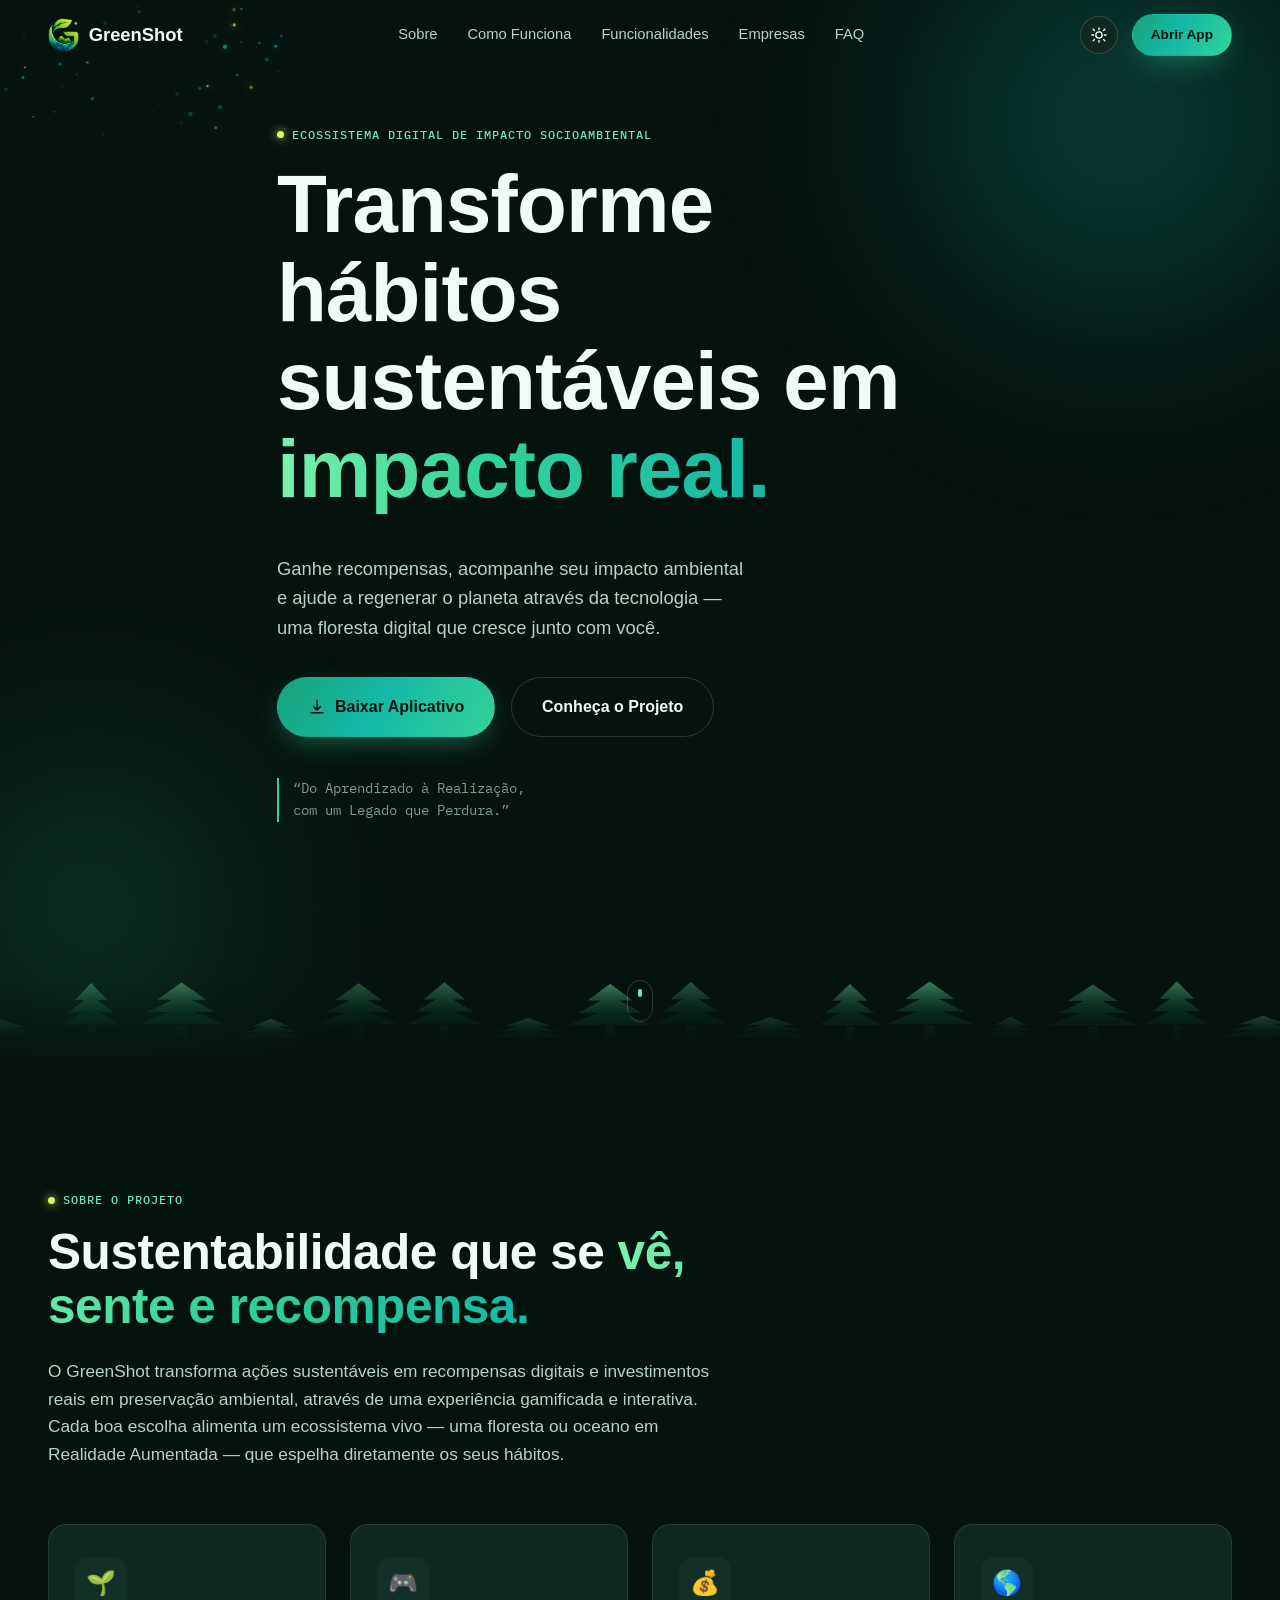
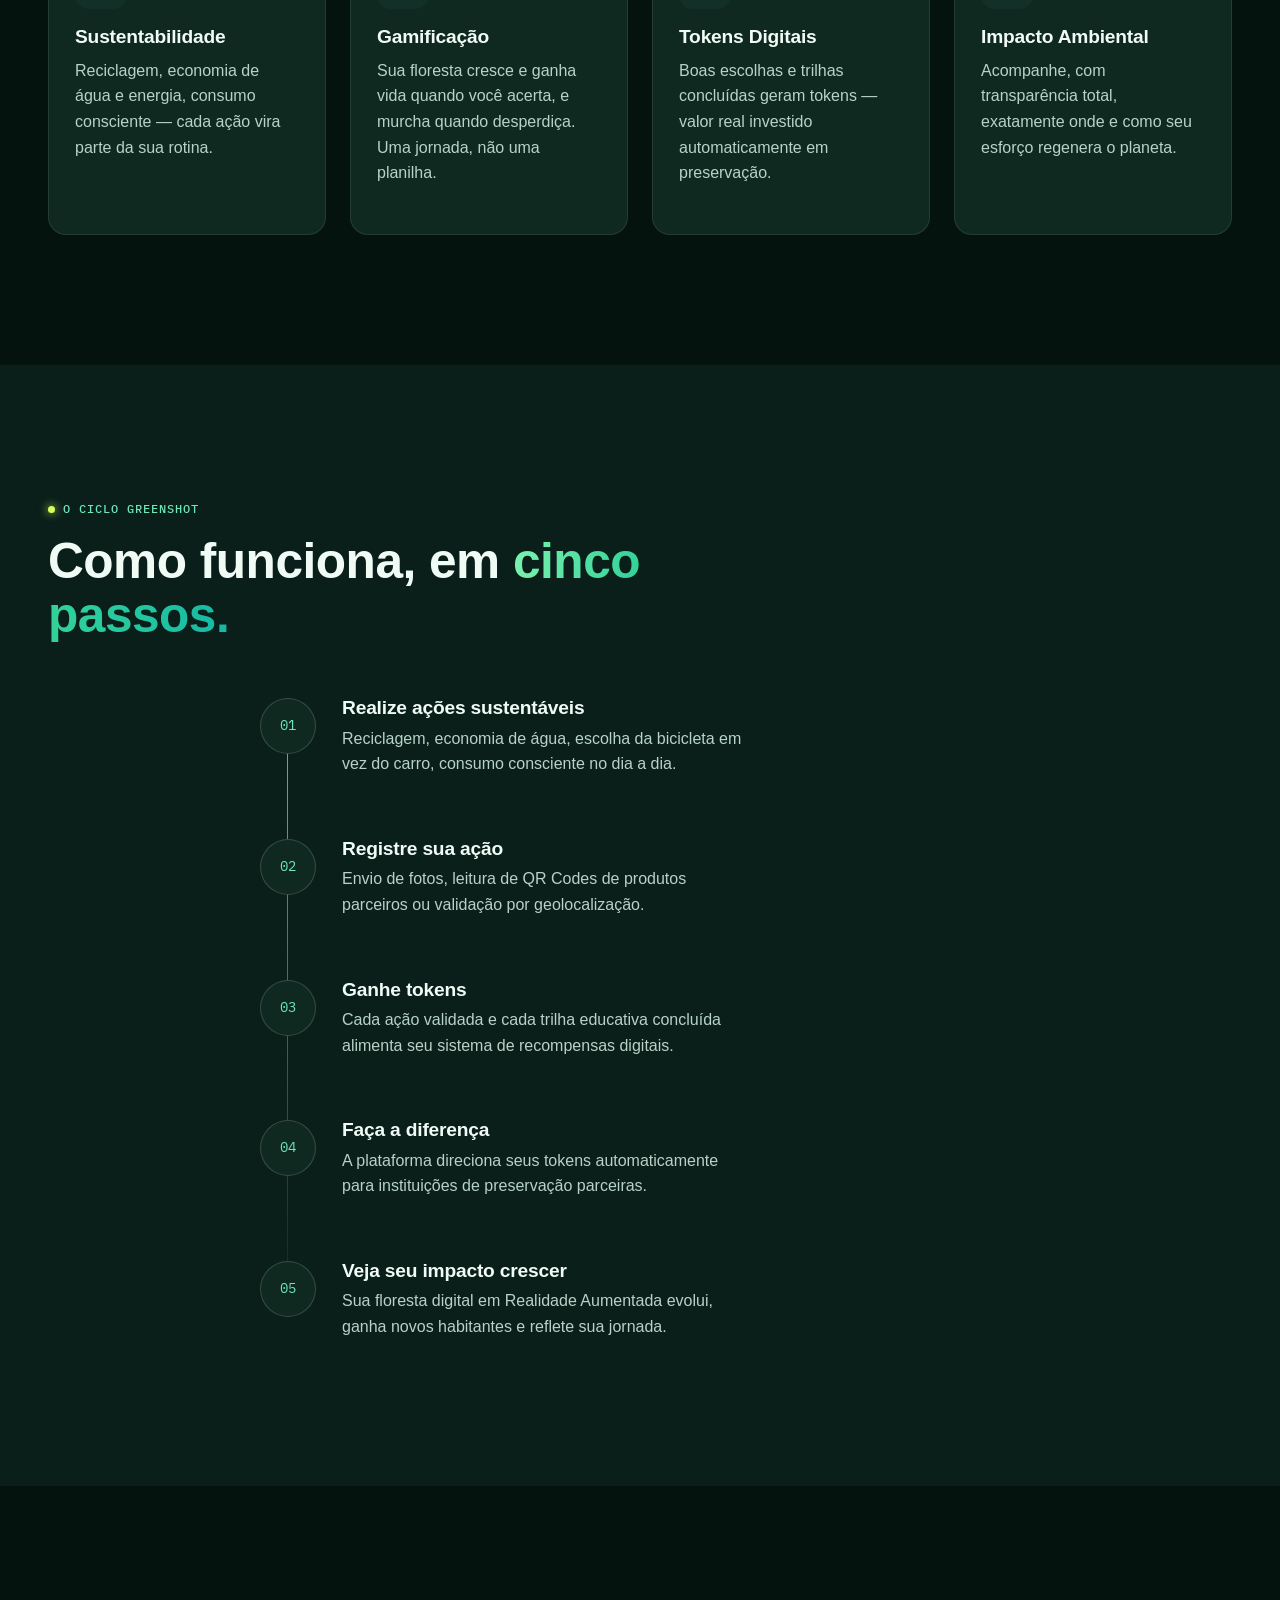
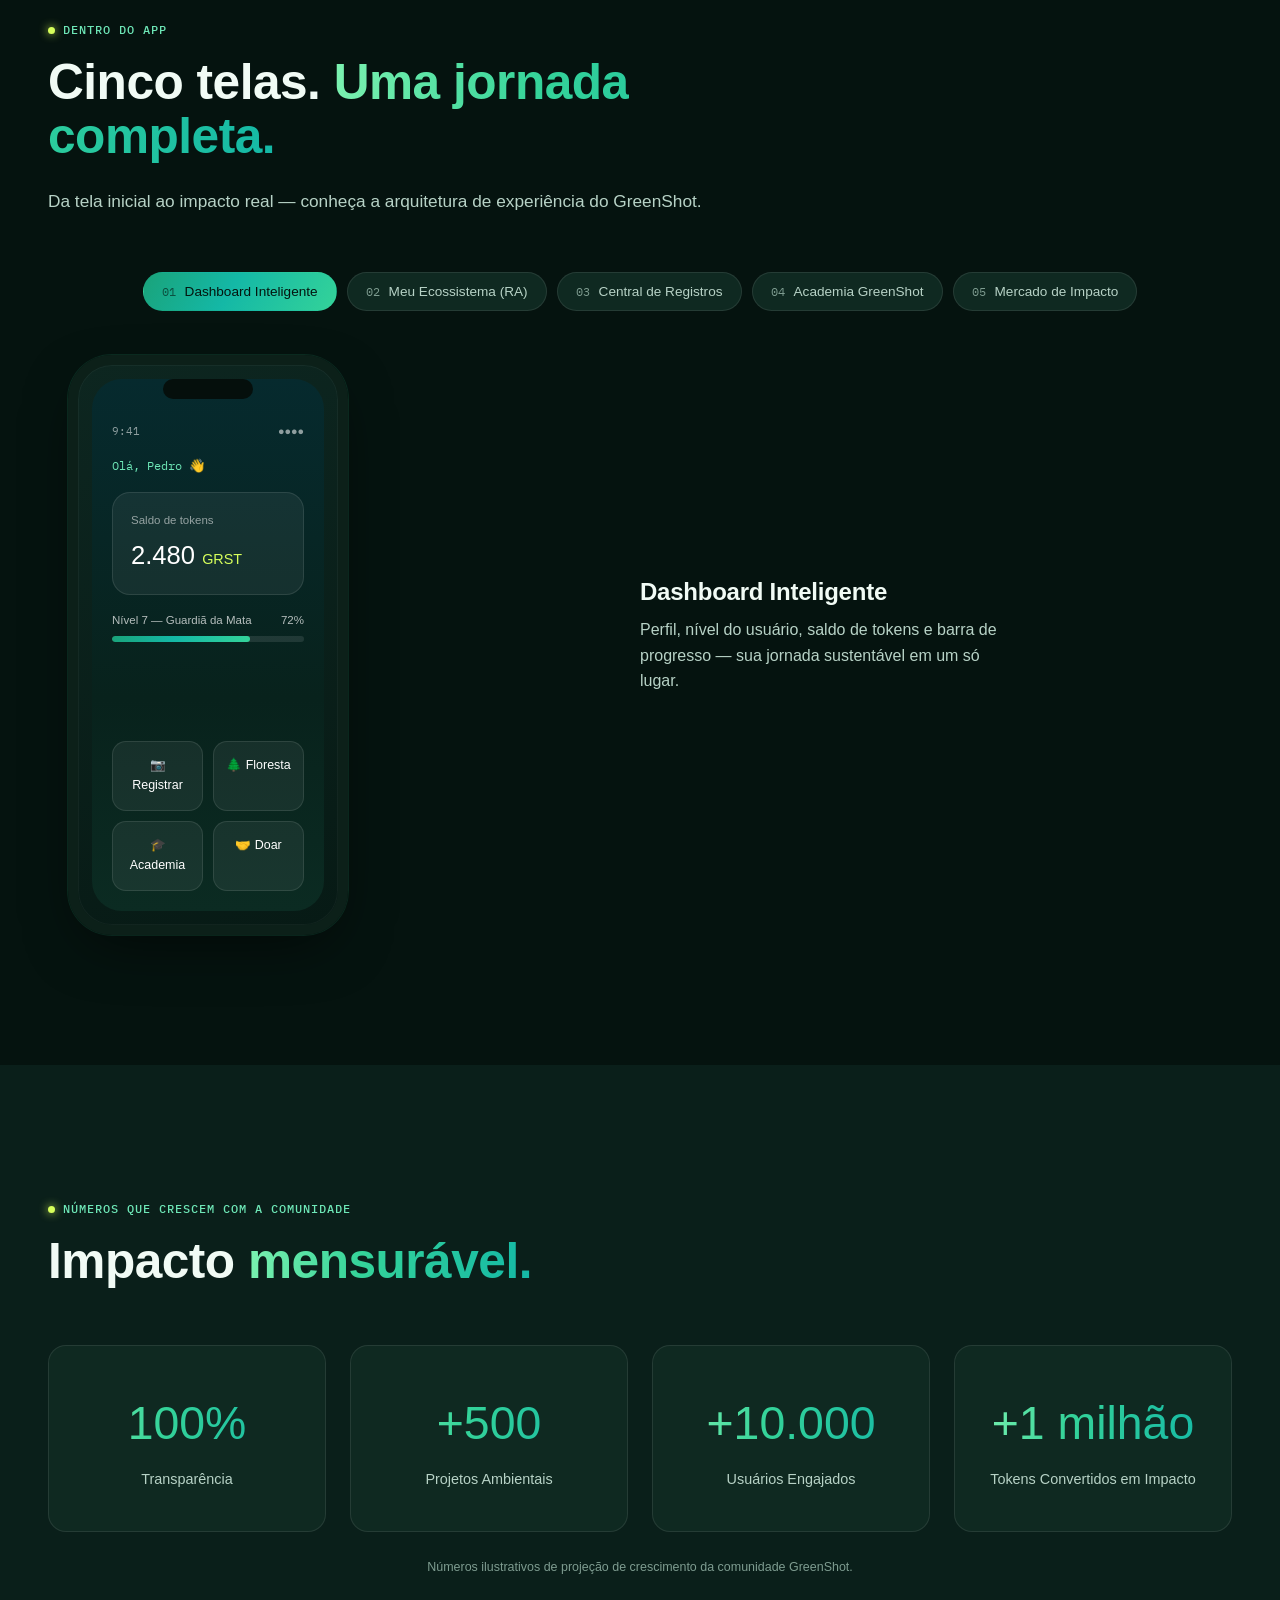
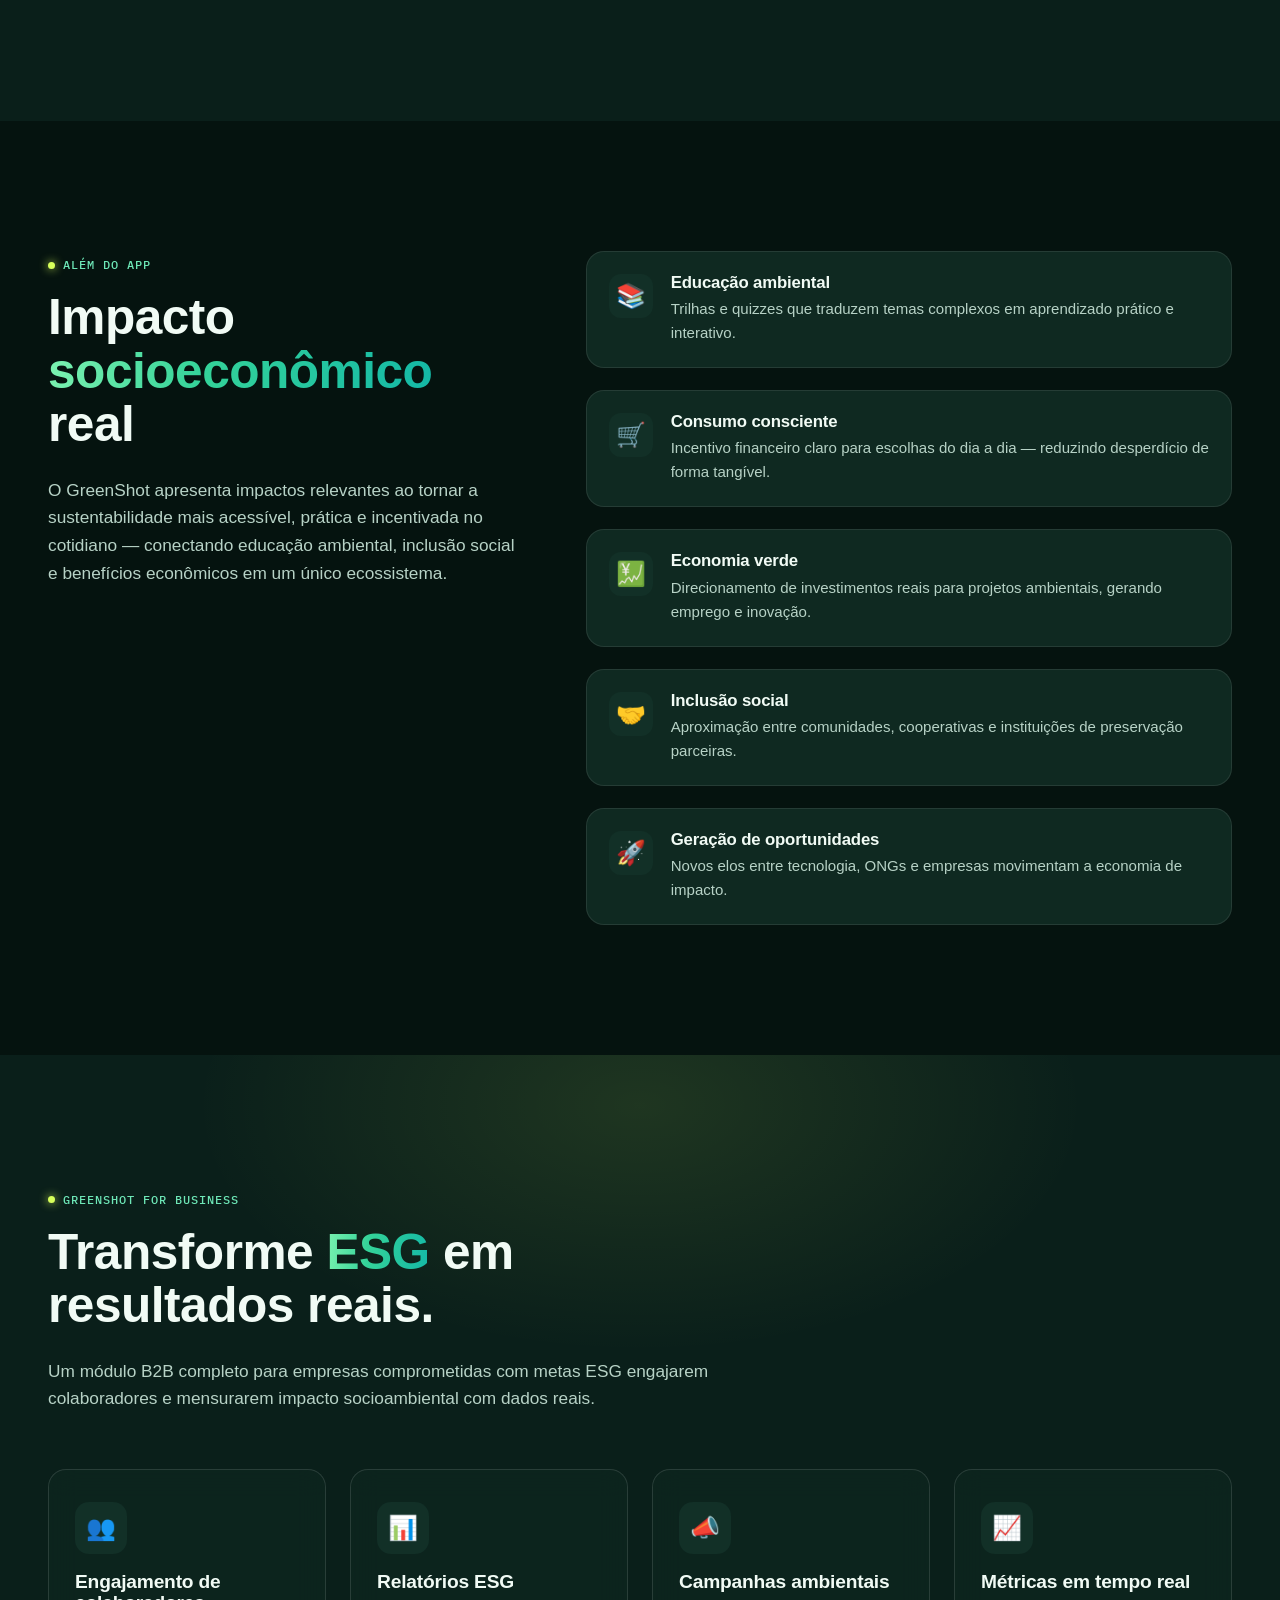
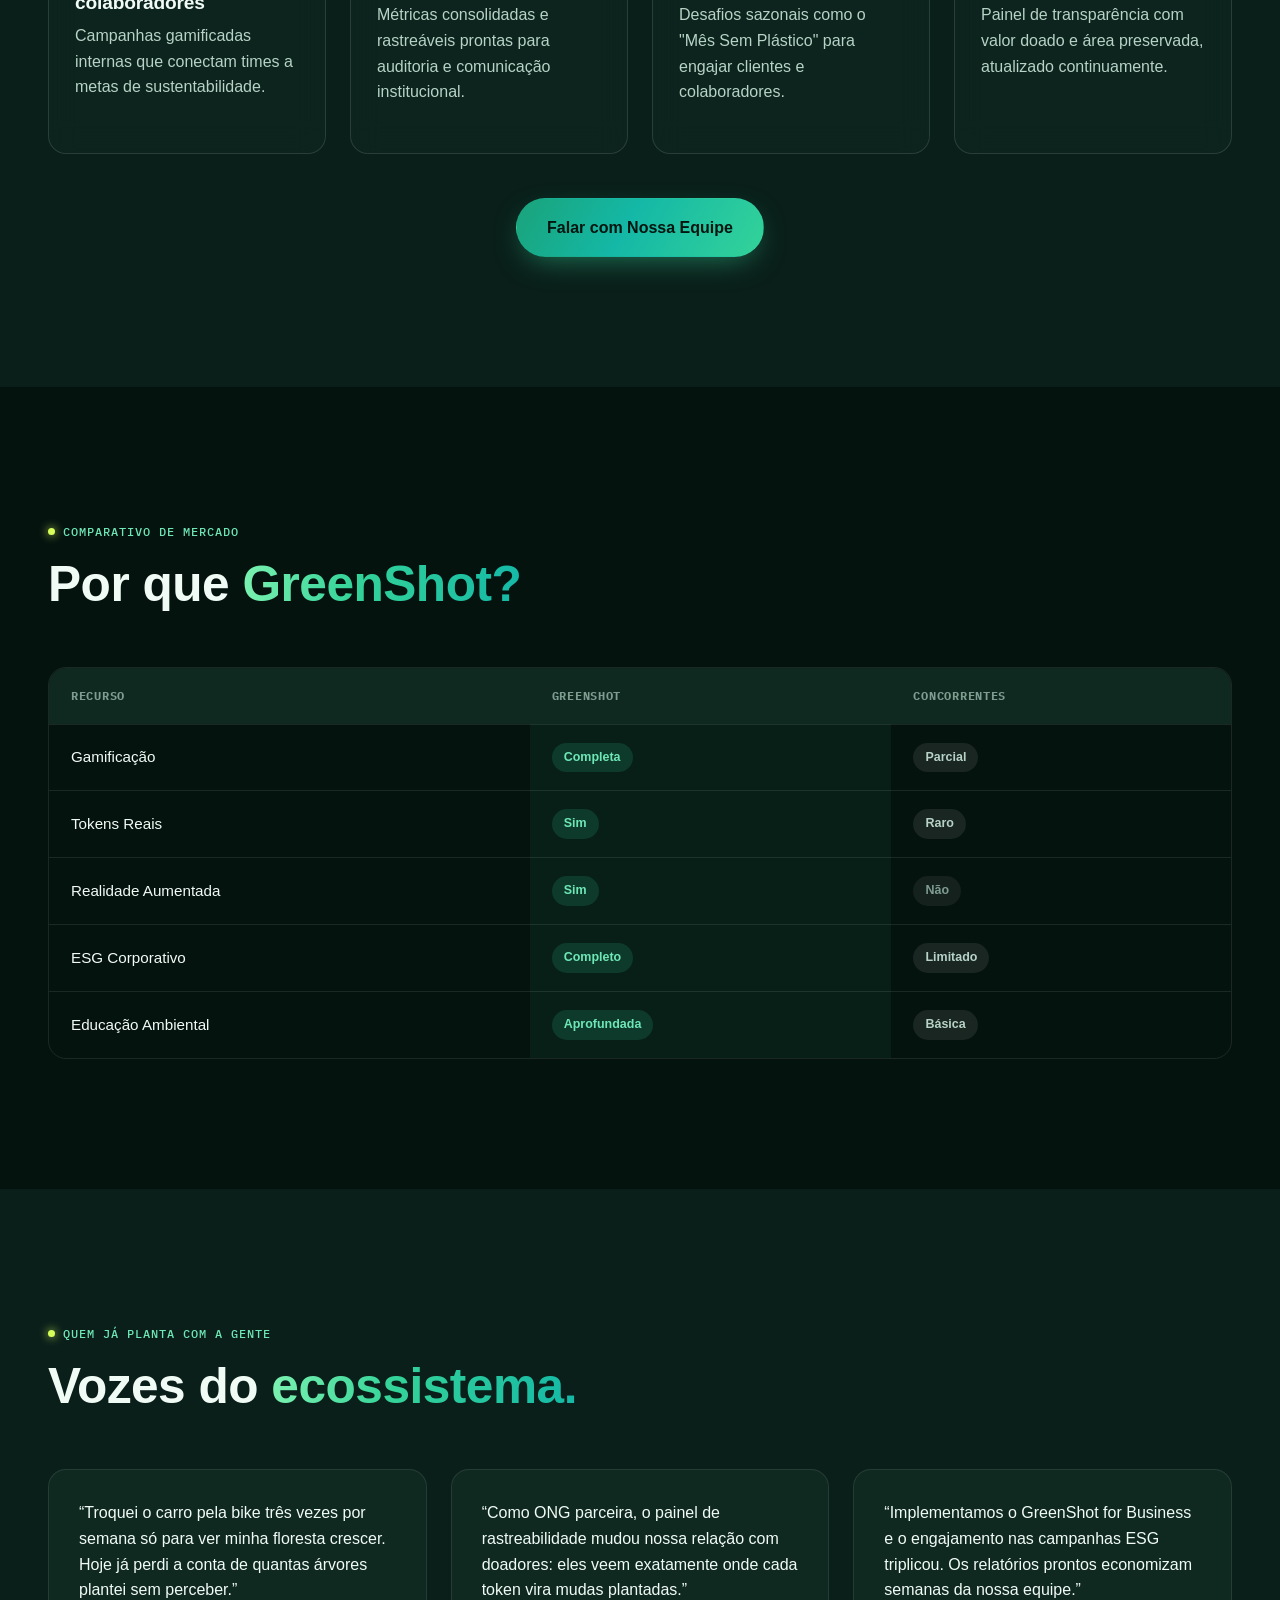
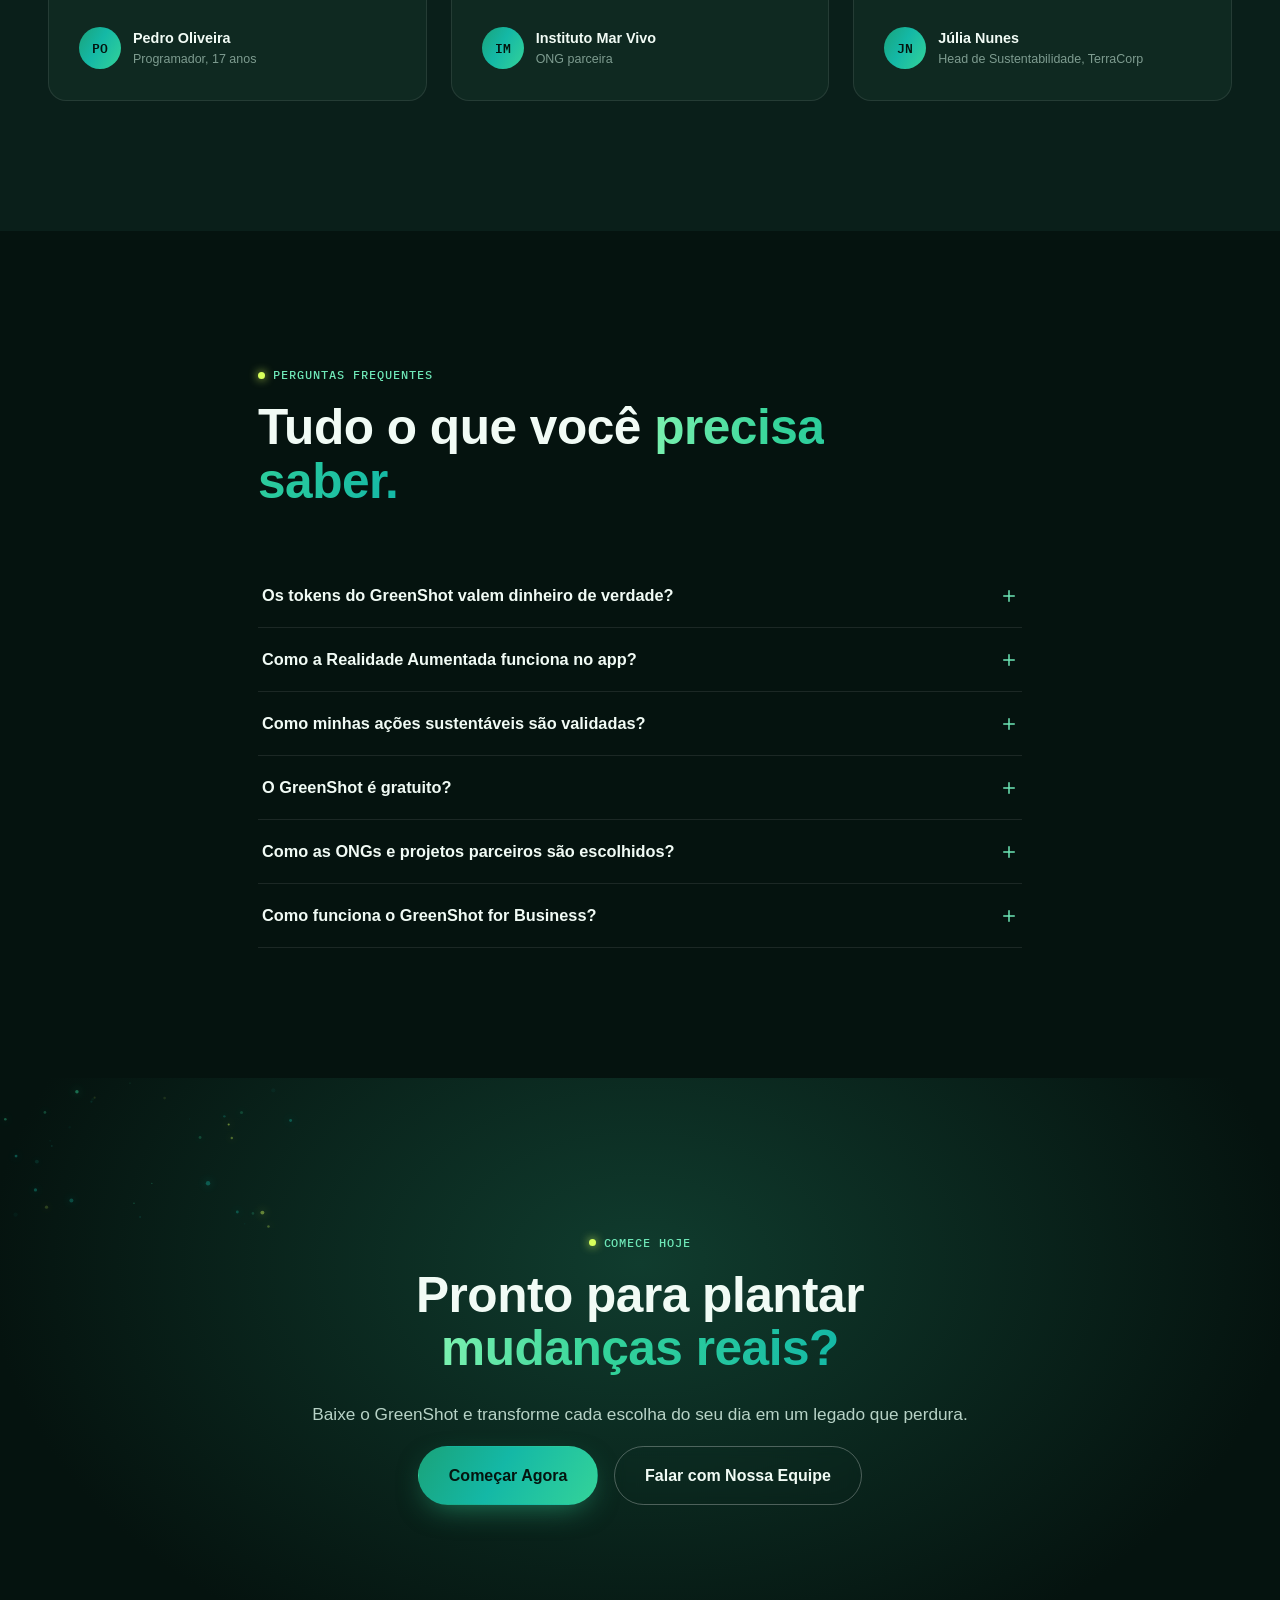
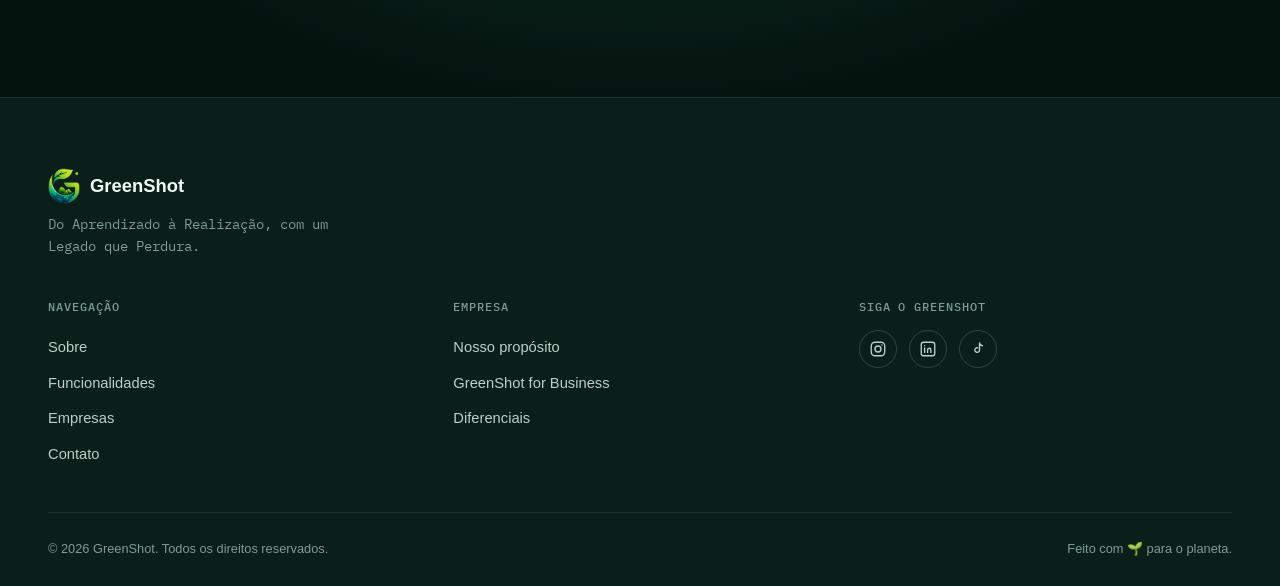
<file: index.html>
<!doctype html>
<html lang="pt-BR">
  <head>
    <meta charset="UTF-8" />
    <meta name="viewport" content="width=device-width, initial-scale=1.0" />
    <title>GreenShot — Transforme hábitos sustentáveis em impacto real</title>
    <meta
      name="description"
      content="GreenShot é o ecossistema digital gamificado que conecta seus hábitos sustentáveis a recompensas em tokens e investimentos reais em preservação ambiental, com Realidade Aumentada."
    />
    <meta
      property="og:title"
      content="GreenShot — Do Aprendizado à Realização, com um Legado que Perdura."
    />
    <meta
      property="og:description"
      content="Ganhe recompensas, acompanhe seu impacto ambiental e ajude a regenerar o planeta através da tecnologia."
    />
    <meta property="og:type" content="website" />
    <link rel="icon" type="image/png" href="assets/favicon.png" />
    <link rel="apple-touch-icon" href="assets/icons/apple-touch-icon.png" />
    <link rel="manifest" href="manifest.json" />
    <meta name="theme-color" content="#0a1f1a" />
    <link rel="preconnect" href="https://fonts.googleapis.com" />
    <link rel="preconnect" href="https://fonts.gstatic.com" crossorigin />
    <link
      href="https://fonts.googleapis.com/css2?family=IBM+Plex+Mono:wght@400;500;600&display=swap"
      rel="stylesheet"
    />
    <link
      href="https://api.fontshare.com/v2/css?f[]=clash-display@400,500,600,700&f[]=satoshi@400,500,600,700,900&display=swap"
      rel="stylesheet"
    />
    <link rel="stylesheet" href="styles.css" />
  </head>
  <body data-theme="dark">
    <!-- ============ CURSOR GLOW (desktop only, decorative) ============ -->
    <div class="cursor-glow" aria-hidden="true"></div>

    <!-- ============ SKIP LINK ============ -->
    <a href="#main" class="skip-link">Pular para o conteúdo</a>

    <!-- ============ NAVBAR ============ -->
    <header class="nav" id="nav">
      <div class="nav__inner">
        <a href="#top" class="nav__brand" aria-label="GreenShot, início">
          <img
            src="assets/logo-greenshot.png"
            alt=""
            class="nav__logo"
            width="36"
            height="40"
          />
          <span>GreenShot</span>
        </a>

        <nav class="nav__links" aria-label="Navegação principal">
          <a href="#sobre">Sobre</a>
          <a href="#como-funciona">Como Funciona</a>
          <a href="#funcionalidades">Funcionalidades</a>
          <a href="#empresas">Empresas</a>
          <a href="#faq">FAQ</a>
        </nav>

        <div class="nav__actions">
          <button
            class="theme-toggle"
            id="themeToggle"
            type="button"
            aria-label="Alternar para modo claro"
            aria-pressed="false"
          >
            <svg
              class="icon-sun"
              width="18"
              height="18"
              viewBox="0 0 24 24"
              fill="none"
              aria-hidden="true"
            >
              <circle
                cx="12"
                cy="12"
                r="4.2"
                stroke="currentColor"
                stroke-width="1.8"
              />
              <path
                stroke="currentColor"
                stroke-width="1.8"
                stroke-linecap="round"
                d="M12 2.5v2.4M12 19.1v2.4M4.2 4.2l1.7 1.7M18.1 18.1l1.7 1.7M2.5 12h2.4M19.1 12h2.4M4.2 19.8l1.7-1.7M18.1 5.9l1.7-1.7"
              />
            </svg>
            <svg
              class="icon-moon"
              width="18"
              height="18"
              viewBox="0 0 24 24"
              fill="none"
              aria-hidden="true"
            >
              <path
                stroke="currentColor"
                stroke-width="1.8"
                stroke-linejoin="round"
                d="M20.5 14.2a8.5 8.5 0 1 1-9.7-11 7 7 0 0 0 9.7 11Z"
              />
            </svg>
          </button>
          <a href="app.html" class="btn btn--sm btn--primary">Abrir App</a>
          <button
            class="nav__burger"
            id="navBurger"
            type="button"
            aria-label="Abrir menu"
            aria-expanded="false"
            aria-controls="mobileMenu"
          >
            <span></span><span></span><span></span>
          </button>
        </div>
      </div>

      <div class="mobile-menu" id="mobileMenu">
        <a href="#sobre">Sobre</a>
        <a href="#como-funciona">Como Funciona</a>
        <a href="#funcionalidades">Funcionalidades</a>
        <a href="#beneficios">Benefícios</a>
        <a href="#empresas">Empresas</a>
        <a href="#diferenciais">Diferenciais</a>
        <a href="#faq">FAQ</a>
        <a href="app.html" class="btn btn--primary btn--block">Abrir App</a>
      </div>
    </header>

    <main id="main">
      <!-- ============ HERO ============ -->
      <section class="hero" id="top">
        <canvas
          class="hero__particles"
          id="particleCanvas"
          aria-hidden="true"
        ></canvas>
        <div class="hero__glow hero__glow--a" aria-hidden="true"></div>
        <div class="hero__glow hero__glow--b" aria-hidden="true"></div>

        <div class="hero__content container">
          <p class="eyebrow reveal" data-reveal>
            <span class="eyebrow__dot"></span> Ecossistema digital de impacto
            socioambiental
          </p>
          <h1 class="hero__title reveal" data-reveal>
            Transforme hábitos<br />
            sustentáveis em <span class="text-gradient">impacto real.</span>
          </h1>
          <p class="hero__subtitle reveal" data-reveal>
            Ganhe recompensas, acompanhe seu impacto ambiental e ajude a
            regenerar o planeta através da tecnologia — uma floresta digital que
            cresce junto com você.
          </p>
          <div class="hero__actions reveal" data-reveal>
            <a href="#cta-final" class="btn btn--primary btn--lg">
              <svg width="18" height="18" viewBox="0 0 24 24" fill="none">
                <path
                  d="M12 3v13m0 0-4.5-4.5M12 16l4.5-4.5"
                  stroke="currentColor"
                  stroke-width="2"
                  stroke-linecap="round"
                  stroke-linejoin="round"
                />
                <path
                  d="M4 19.5h16"
                  stroke="currentColor"
                  stroke-width="2"
                  stroke-linecap="round"
                />
              </svg>
              Baixar Aplicativo
            </a>
            <a href="#sobre" class="btn btn--ghost btn--lg"
              >Conheça o Projeto</a
            >
          </div>

          <p class="hero__slogan reveal" data-reveal>
            “Do Aprendizado à Realização, com um Legado que Perdura.”
          </p>
        </div>

        <!-- Signature element: growing digital forest -->
        <div class="forest" id="forestWrap" aria-hidden="true">
          <div class="forest__ground"></div>
          <svg
            class="forest__svg"
            id="forestSvg"
            viewBox="0 0 1440 320"
            preserveAspectRatio="none"
          >
            <defs>
              <linearGradient id="treeGrad" x1="0" y1="1" x2="0" y2="0">
                <stop offset="0%" stop-color="#0B3B2E" />
                <stop offset="55%" stop-color="#12734F" />
                <stop offset="100%" stop-color="#7CF2B0" />
              </linearGradient>
            </defs>
            <g id="forestGroup" fill="url(#treeGrad)"></g>
          </svg>
        </div>

        <a href="#sobre" class="scroll-cue" aria-label="Rolar para baixo">
          <span></span>
        </a>
      </section>

      <!-- ============ SOBRE O PROJETO ============ -->
      <section class="section" id="sobre">
        <div class="container">
          <div class="section__head">
            <p class="eyebrow reveal" data-reveal>
              <span class="eyebrow__dot"></span> Sobre o projeto
            </p>
            <h2 class="reveal" data-reveal>
              Sustentabilidade que se
              <span class="text-gradient">vê, sente e recompensa.</span>
            </h2>
            <p class="section__lead reveal" data-reveal>
              O GreenShot transforma ações sustentáveis em recompensas digitais
              e investimentos reais em preservação ambiental, através de uma
              experiência gamificada e interativa. Cada boa escolha alimenta um
              ecossistema vivo — uma floresta ou oceano em Realidade Aumentada —
              que espelha diretamente os seus hábitos.
            </p>
          </div>

          <div class="grid grid--4">
            <article class="card card--about reveal" data-reveal>
              <div class="card__icon">🌱</div>
              <h3>Sustentabilidade</h3>
              <p>
                Reciclagem, economia de água e energia, consumo consciente —
                cada ação vira parte da sua rotina.
              </p>
            </article>
            <article class="card card--about reveal" data-reveal>
              <div class="card__icon">🎮</div>
              <h3>Gamificação</h3>
              <p>
                Sua floresta cresce e ganha vida quando você acerta, e murcha
                quando desperdiça. Uma jornada, não uma planilha.
              </p>
            </article>
            <article class="card card--about reveal" data-reveal>
              <div class="card__icon">💰</div>
              <h3>Tokens Digitais</h3>
              <p>
                Boas escolhas e trilhas concluídas geram tokens — valor real
                investido automaticamente em preservação.
              </p>
            </article>
            <article class="card card--about reveal" data-reveal>
              <div class="card__icon">🌎</div>
              <h3>Impacto Ambiental</h3>
              <p>
                Acompanhe, com transparência total, exatamente onde e como seu
                esforço regenera o planeta.
              </p>
            </article>
          </div>
        </div>
      </section>

      <!-- ============ COMO FUNCIONA ============ -->
      <section class="section section--alt" id="como-funciona">
        <div class="container">
          <div class="section__head">
            <p class="eyebrow reveal" data-reveal>
              <span class="eyebrow__dot"></span> O ciclo GreenShot
            </p>
            <h2 class="reveal" data-reveal>
              Como funciona, em <span class="text-gradient">cinco passos.</span>
            </h2>
          </div>

          <ol class="timeline">
            <li class="timeline__item reveal" data-reveal>
              <div class="timeline__marker"><span>01</span></div>
              <div class="timeline__body">
                <h3>Realize ações sustentáveis</h3>
                <p>
                  Reciclagem, economia de água, escolha da bicicleta em vez do
                  carro, consumo consciente no dia a dia.
                </p>
              </div>
            </li>
            <li class="timeline__item reveal" data-reveal>
              <div class="timeline__marker"><span>02</span></div>
              <div class="timeline__body">
                <h3>Registre sua ação</h3>
                <p>
                  Envio de fotos, leitura de QR Codes de produtos parceiros ou
                  validação por geolocalização.
                </p>
              </div>
            </li>
            <li class="timeline__item reveal" data-reveal>
              <div class="timeline__marker"><span>03</span></div>
              <div class="timeline__body">
                <h3>Ganhe tokens</h3>
                <p>
                  Cada ação validada e cada trilha educativa concluída alimenta
                  seu sistema de recompensas digitais.
                </p>
              </div>
            </li>
            <li class="timeline__item reveal" data-reveal>
              <div class="timeline__marker"><span>04</span></div>
              <div class="timeline__body">
                <h3>Faça a diferença</h3>
                <p>
                  A plataforma direciona seus tokens automaticamente para
                  instituições de preservação parceiras.
                </p>
              </div>
            </li>
            <li class="timeline__item reveal" data-reveal>
              <div class="timeline__marker"><span>05</span></div>
              <div class="timeline__body">
                <h3>Veja seu impacto crescer</h3>
                <p>
                  Sua floresta digital em Realidade Aumentada evolui, ganha
                  novos habitantes e reflete sua jornada.
                </p>
              </div>
            </li>
          </ol>
        </div>
      </section>

      <!-- ============ FUNCIONALIDADES ============ -->
      <section class="section" id="funcionalidades">
        <div class="container">
          <div class="section__head">
            <p class="eyebrow reveal" data-reveal>
              <span class="eyebrow__dot"></span> Dentro do app
            </p>
            <h2 class="reveal" data-reveal>
              Cinco telas.
              <span class="text-gradient">Uma jornada completa.</span>
            </h2>
            <p class="section__lead reveal" data-reveal>
              Da tela inicial ao impacto real — conheça a arquitetura de
              experiência do GreenShot.
            </p>
          </div>

          <div class="phone-showcase reveal" data-reveal>
            <div
              class="phone-showcase__tabs"
              id="phoneTabs"
              role="tablist"
              aria-label="Funcionalidades do aplicativo"
            >
              <button
                class="phone-tab is-active"
                role="tab"
                aria-selected="true"
                data-target="tab-dashboard"
              >
                <span class="phone-tab__num">01</span> Dashboard Inteligente
              </button>
              <button
                class="phone-tab"
                role="tab"
                aria-selected="false"
                data-target="tab-ra"
              >
                <span class="phone-tab__num">02</span> Meu Ecossistema (RA)
              </button>
              <button
                class="phone-tab"
                role="tab"
                aria-selected="false"
                data-target="tab-registros"
              >
                <span class="phone-tab__num">03</span> Central de Registros
              </button>
              <button
                class="phone-tab"
                role="tab"
                aria-selected="false"
                data-target="tab-academia"
              >
                <span class="phone-tab__num">04</span> Academia GreenShot
              </button>
              <button
                class="phone-tab"
                role="tab"
                aria-selected="false"
                data-target="tab-mercado"
              >
                <span class="phone-tab__num">05</span> Mercado de Impacto
              </button>
            </div>

            <div class="phone-showcase__stage">
              <div class="phone-frame">
                <div class="phone-frame__notch"></div>
                <div class="phone-frame__screen" id="phoneScreen">
                  <div class="phone-screen is-active" id="tab-dashboard">
                    <div class="ps-status">
                      <span>9:41</span><span>●●●●</span>
                    </div>
                    <p class="ps-eyebrow">Olá, Pedro 👋</p>
                    <div class="ps-balance">
                      <span class="ps-balance__label">Saldo de tokens</span>
                      <span class="ps-balance__value">2.480 <em>GRST</em></span>
                    </div>
                    <div class="ps-progress">
                      <div class="ps-progress__top">
                        <span>Nível 7 — Guardiã da Mata</span><span>72%</span>
                      </div>
                      <div class="ps-progress__bar">
                        <i style="width: 72%"></i>
                      </div>
                    </div>
                    <div class="ps-shortcuts">
                      <div class="ps-chip">📷 Registrar</div>
                      <div class="ps-chip">🌲 Floresta</div>
                      <div class="ps-chip">🎓 Academia</div>
                      <div class="ps-chip">🤝 Doar</div>
                    </div>
                  </div>

                  <div class="phone-screen" id="tab-ra">
                    <div class="ps-status">
                      <span>9:41</span><span>●●●●</span>
                    </div>
                    <div class="ps-ra">
                      <div class="ps-ra__badge">RA ATIVA</div>
                      <div class="ps-ra__forest">🌳🌲🌳🦋🌿🌲🌳</div>
                      <p class="ps-ra__caption">
                        Sua floresta ganhou <strong>+3 espécies</strong> essa
                        semana
                      </p>
                    </div>
                  </div>

                  <div class="phone-screen" id="tab-registros">
                    <div class="ps-status">
                      <span>9:41</span><span>●●●●</span>
                    </div>
                    <p class="ps-eyebrow">Central de Registros</p>
                    <div class="ps-reg">
                      <div class="ps-reg__row">
                        📸 <span>Foto da evidência</span>
                      </div>
                      <div class="ps-reg__row">
                        🔳 <span>Scanner de QR Code</span>
                      </div>
                      <div class="ps-reg__row">
                        📍 <span>Geolocalização</span>
                      </div>
                    </div>
                    <div class="ps-reg__status">Validando com IA…</div>
                  </div>

                  <div class="phone-screen" id="tab-academia">
                    <div class="ps-status">
                      <span>9:41</span><span>●●●●</span>
                    </div>
                    <p class="ps-eyebrow">Academia GreenShot</p>
                    <div class="ps-academy">
                      <div class="ps-academy__item">
                        <span>Trilha: Água &amp; Consumo</span><b>+80 GRST</b>
                      </div>
                      <div class="ps-academy__item">
                        <span>Quiz: Descarte Correto</span><b>+40 GRST</b>
                      </div>
                      <div class="ps-academy__item">
                        <span>Desafio: Mês Sem Plástico</span><b>+200 GRST</b>
                      </div>
                    </div>
                  </div>

                  <div class="phone-screen" id="tab-mercado">
                    <div class="ps-status">
                      <span>9:41</span><span>●●●●</span>
                    </div>
                    <p class="ps-eyebrow">Mercado de Impacto</p>
                    <div class="ps-market">
                      <div class="ps-market__item">
                        <span>🌊 Instituto Mar Vivo</span
                        ><small>Recife de corais</small>
                      </div>
                      <div class="ps-market__item">
                        <span>🌳 SOS Mata Atlântica</span
                        ><small>Reflorestamento</small>
                      </div>
                      <div class="ps-market__item">
                        <span>♻️ Coopera Verde</span
                        ><small>Cooperativas de reciclagem</small>
                      </div>
                    </div>
                    <button class="ps-donate">Transferir tokens</button>
                  </div>
                </div>
              </div>

              <div class="phone-showcase__desc" id="phoneDesc">
                <h3 id="phoneDescTitle">Dashboard Inteligente</h3>
                <p id="phoneDescText">
                  Perfil, nível do usuário, saldo de tokens e barra de progresso
                  — sua jornada sustentável em um só lugar.
                </p>
              </div>
            </div>
          </div>
        </div>
      </section>

      <!-- ============ BENEFÍCIOS / STATS ============ -->
      <section class="section section--stats" id="beneficios">
        <div class="container">
          <div class="section__head">
            <p class="eyebrow reveal" data-reveal>
              <span class="eyebrow__dot"></span> Números que crescem com a
              comunidade
            </p>
            <h2 class="reveal" data-reveal>
              Impacto <span class="text-gradient">mensurável.</span>
            </h2>
          </div>

          <div class="stats-grid">
            <div class="stat reveal" data-reveal>
              <span class="stat__value" data-count="100" data-suffix="%"
                >0%</span
              >
              <span class="stat__label">Transparência</span>
            </div>
            <div class="stat reveal" data-reveal>
              <span class="stat__value" data-count="500" data-prefix="+"
                >0</span
              >
              <span class="stat__label">Projetos Ambientais</span>
            </div>
            <div class="stat reveal" data-reveal>
              <span class="stat__value" data-count="10000" data-prefix="+"
                >0</span
              >
              <span class="stat__label">Usuários Engajados</span>
            </div>
            <div class="stat reveal" data-reveal>
              <span
                class="stat__value"
                data-count="1"
                data-prefix="+"
                data-suffix=" milhão"
                >0</span
              >
              <span class="stat__label">Tokens Convertidos em Impacto</span>
            </div>
          </div>
          <p class="stats-note reveal" data-reveal>
            Números ilustrativos de projeção de crescimento da comunidade
            GreenShot.
          </p>
        </div>
      </section>

      <!-- ============ IMPACTO SOCIOECONÔMICO ============ -->
      <section class="section" id="impacto">
        <div class="container">
          <div class="grid grid--split">
            <div class="reveal" data-reveal>
              <p class="eyebrow">
                <span class="eyebrow__dot"></span> Além do app
              </p>
              <h2>
                Impacto <span class="text-gradient">socioeconômico</span> real
              </h2>
              <p class="section__lead" style="margin-top: 1rem">
                O GreenShot apresenta impactos relevantes ao tornar a
                sustentabilidade mais acessível, prática e incentivada no
                cotidiano — conectando educação ambiental, inclusão social e
                benefícios econômicos em um único ecossistema.
              </p>
            </div>

            <div class="impact-list">
              <div class="impact-item reveal" data-reveal>
                <div class="impact-item__icon">📚</div>
                <div>
                  <h3>Educação ambiental</h3>
                  <p>
                    Trilhas e quizzes que traduzem temas complexos em
                    aprendizado prático e interativo.
                  </p>
                </div>
              </div>
              <div class="impact-item reveal" data-reveal>
                <div class="impact-item__icon">🛒</div>
                <div>
                  <h3>Consumo consciente</h3>
                  <p>
                    Incentivo financeiro claro para escolhas do dia a dia —
                    reduzindo desperdício de forma tangível.
                  </p>
                </div>
              </div>
              <div class="impact-item reveal" data-reveal>
                <div class="impact-item__icon">💹</div>
                <div>
                  <h3>Economia verde</h3>
                  <p>
                    Direcionamento de investimentos reais para projetos
                    ambientais, gerando emprego e inovação.
                  </p>
                </div>
              </div>
              <div class="impact-item reveal" data-reveal>
                <div class="impact-item__icon">🤝</div>
                <div>
                  <h3>Inclusão social</h3>
                  <p>
                    Aproximação entre comunidades, cooperativas e instituições
                    de preservação parceiras.
                  </p>
                </div>
              </div>
              <div class="impact-item reveal" data-reveal>
                <div class="impact-item__icon">🚀</div>
                <div>
                  <h3>Geração de oportunidades</h3>
                  <p>
                    Novos elos entre tecnologia, ONGs e empresas movimentam a
                    economia de impacto.
                  </p>
                </div>
              </div>
            </div>
          </div>
        </div>
      </section>

      <!-- ============ PARA EMPRESAS (B2B) ============ -->
      <section class="section section--empresas" id="empresas">
        <div class="empresas__glow" aria-hidden="true"></div>
        <div class="container">
          <div class="section__head">
            <p class="eyebrow reveal" data-reveal>
              <span class="eyebrow__dot"></span> GreenShot for Business
            </p>
            <h2 class="reveal" data-reveal>
              Transforme <span class="text-gradient">ESG</span> em resultados
              reais.
            </h2>
            <p class="section__lead reveal" data-reveal>
              Um módulo B2B completo para empresas comprometidas com metas ESG
              engajarem colaboradores e mensurarem impacto socioambiental com
              dados reais.
            </p>
          </div>

          <div class="grid grid--4">
            <article class="card card--glass reveal" data-reveal>
              <div class="card__icon">👥</div>
              <h3>Engajamento de colaboradores</h3>
              <p>
                Campanhas gamificadas internas que conectam times a metas de
                sustentabilidade.
              </p>
            </article>
            <article class="card card--glass reveal" data-reveal>
              <div class="card__icon">📊</div>
              <h3>Relatórios ESG</h3>
              <p>
                Métricas consolidadas e rastreáveis prontas para auditoria e
                comunicação institucional.
              </p>
            </article>
            <article class="card card--glass reveal" data-reveal>
              <div class="card__icon">📣</div>
              <h3>Campanhas ambientais</h3>
              <p>
                Desafios sazonais como o "Mês Sem Plástico" para engajar
                clientes e colaboradores.
              </p>
            </article>
            <article class="card card--glass reveal" data-reveal>
              <div class="card__icon">📈</div>
              <h3>Métricas em tempo real</h3>
              <p>
                Painel de transparência com valor doado e área preservada,
                atualizado continuamente.
              </p>
            </article>
          </div>

          <div class="empresas__cta reveal" data-reveal>
            <a href="#cta-final" class="btn btn--primary btn--lg"
              >Falar com Nossa Equipe</a
            >
          </div>
        </div>
      </section>

      <!-- ============ DIFERENCIAIS ============ -->
      <section class="section" id="diferenciais">
        <div class="container">
          <div class="section__head">
            <p class="eyebrow reveal" data-reveal>
              <span class="eyebrow__dot"></span> Comparativo de mercado
            </p>
            <h2 class="reveal" data-reveal>
              Por que <span class="text-gradient">GreenShot?</span>
            </h2>
          </div>

          <div class="compare reveal" data-reveal>
            <table class="compare__table">
              <thead>
                <tr>
                  <th scope="col">Recurso</th>
                  <th scope="col" class="compare__us">GreenShot</th>
                  <th scope="col">Concorrentes</th>
                </tr>
              </thead>
              <tbody>
                <tr>
                  <th scope="row">Gamificação</th>
                  <td class="compare__us">
                    <span class="tag tag--yes">Completa</span>
                  </td>
                  <td><span class="tag tag--mid">Parcial</span></td>
                </tr>
                <tr>
                  <th scope="row">Tokens Reais</th>
                  <td class="compare__us">
                    <span class="tag tag--yes">Sim</span>
                  </td>
                  <td><span class="tag tag--mid">Raro</span></td>
                </tr>
                <tr>
                  <th scope="row">Realidade Aumentada</th>
                  <td class="compare__us">
                    <span class="tag tag--yes">Sim</span>
                  </td>
                  <td><span class="tag tag--no">Não</span></td>
                </tr>
                <tr>
                  <th scope="row">ESG Corporativo</th>
                  <td class="compare__us">
                    <span class="tag tag--yes">Completo</span>
                  </td>
                  <td><span class="tag tag--mid">Limitado</span></td>
                </tr>
                <tr>
                  <th scope="row">Educação Ambiental</th>
                  <td class="compare__us">
                    <span class="tag tag--yes">Aprofundada</span>
                  </td>
                  <td><span class="tag tag--mid">Básica</span></td>
                </tr>
              </tbody>
            </table>
          </div>
        </div>
      </section>

      <!-- ============ DEPOIMENTOS ============ -->
      <section class="section section--alt" id="depoimentos">
        <div class="container">
          <div class="section__head">
            <p class="eyebrow reveal" data-reveal>
              <span class="eyebrow__dot"></span> Quem já planta com a gente
            </p>
            <h2 class="reveal" data-reveal>
              Vozes do <span class="text-gradient">ecossistema.</span>
            </h2>
          </div>

          <div class="grid grid--3">
            <figure class="testimonial reveal" data-reveal>
              <blockquote>
                “Troquei o carro pela bike três vezes por semana só para ver
                minha floresta crescer. Hoje já perdi a conta de quantas árvores
                plantei sem perceber.”
              </blockquote>
              <figcaption>
                <div class="avatar" aria-hidden="true">PO</div>
                <div>
                  <strong>Pedro Oliveira</strong
                  ><span>Programador, 17 anos</span>
                </div>
              </figcaption>
            </figure>
            <figure class="testimonial reveal" data-reveal>
              <blockquote>
                “Como ONG parceira, o painel de rastreabilidade mudou nossa
                relação com doadores: eles veem exatamente onde cada token vira
                mudas plantadas.”
              </blockquote>
              <figcaption>
                <div class="avatar" aria-hidden="true">IM</div>
                <div>
                  <strong>Instituto Mar Vivo</strong><span>ONG parceira</span>
                </div>
              </figcaption>
            </figure>
            <figure class="testimonial reveal" data-reveal>
              <blockquote>
                “Implementamos o GreenShot for Business e o engajamento nas
                campanhas ESG triplicou. Os relatórios prontos economizam
                semanas da nossa equipe.”
              </blockquote>
              <figcaption>
                <div class="avatar" aria-hidden="true">JN</div>
                <div>
                  <strong>Júlia Nunes</strong
                  ><span>Head de Sustentabilidade, TerraCorp</span>
                </div>
              </figcaption>
            </figure>
          </div>
        </div>
      </section>

      <!-- ============ FAQ ============ -->
      <section class="section" id="faq">
        <div class="container container--narrow">
          <div class="section__head">
            <p class="eyebrow reveal" data-reveal>
              <span class="eyebrow__dot"></span> Perguntas frequentes
            </p>
            <h2 class="reveal" data-reveal>
              Tudo o que você <span class="text-gradient">precisa saber.</span>
            </h2>
          </div>

          <div class="accordion" id="accordion">
            <div class="accordion__item reveal" data-reveal>
              <button class="accordion__trigger" aria-expanded="false">
                <span>Os tokens do GreenShot valem dinheiro de verdade?</span>
                <svg width="18" height="18" viewBox="0 0 24 24" fill="none">
                  <path
                    d="M5 12h14M12 5v14"
                    stroke="currentColor"
                    stroke-width="2"
                    stroke-linecap="round"
                  />
                </svg>
              </button>
              <div class="accordion__panel">
                <p>
                  Sim. Os tokens representam valor real, doado e investido
                  automaticamente em instituições de preservação ambiental
                  parceiras — você pode acompanhar todo o caminho pelo Painel de
                  Transparência.
                </p>
              </div>
            </div>
            <div class="accordion__item reveal" data-reveal>
              <button class="accordion__trigger" aria-expanded="false">
                <span>Como a Realidade Aumentada funciona no app?</span>
                <svg width="18" height="18" viewBox="0 0 24 24" fill="none">
                  <path
                    d="M5 12h14M12 5v14"
                    stroke="currentColor"
                    stroke-width="2"
                    stroke-linecap="round"
                  />
                </svg>
              </button>
              <div class="accordion__panel">
                <p>
                  A câmera do seu celular projeta uma mini floresta ou oceano em
                  3D sobre o ambiente físico ao seu redor. A saúde desse
                  ecossistema espelha diretamente seus hábitos diários.
                </p>
              </div>
            </div>
            <div class="accordion__item reveal" data-reveal>
              <button class="accordion__trigger" aria-expanded="false">
                <span>Como minhas ações sustentáveis são validadas?</span>
                <svg width="18" height="18" viewBox="0 0 24 24" fill="none">
                  <path
                    d="M5 12h14M12 5v14"
                    stroke="currentColor"
                    stroke-width="2"
                    stroke-linecap="round"
                  />
                </svg>
              </button>
              <div class="accordion__panel">
                <p>
                  Por geolocalização, leitura de QR Codes de produtos parceiros
                  ou envio de fotos com validação assistida por IA na Central de
                  Registros.
                </p>
              </div>
            </div>
            <div class="accordion__item reveal" data-reveal>
              <button class="accordion__trigger" aria-expanded="false">
                <span>O GreenShot é gratuito?</span>
                <svg width="18" height="18" viewBox="0 0 24 24" fill="none">
                  <path
                    d="M5 12h14M12 5v14"
                    stroke="currentColor"
                    stroke-width="2"
                    stroke-linecap="round"
                  />
                </svg>
              </button>
              <div class="accordion__panel">
                <p>
                  Sim, o download e o uso essencial são gratuitos. Licenças
                  premium e o módulo GreenShot for Business oferecem recursos
                  avançados para usuários e empresas.
                </p>
              </div>
            </div>
            <div class="accordion__item reveal" data-reveal>
              <button class="accordion__trigger" aria-expanded="false">
                <span>Como as ONGs e projetos parceiros são escolhidos?</span>
                <svg width="18" height="18" viewBox="0 0 24 24" fill="none">
                  <path
                    d="M5 12h14M12 5v14"
                    stroke="currentColor"
                    stroke-width="2"
                    stroke-linecap="round"
                  />
                </svg>
              </button>
              <div class="accordion__panel">
                <p>
                  Passam por um processo de curadoria que avalia transparência,
                  impacto comprovado e alinhamento com preservação ambiental
                  antes de entrarem no Mercado de Impacto.
                </p>
              </div>
            </div>
            <div class="accordion__item reveal" data-reveal>
              <button class="accordion__trigger" aria-expanded="false">
                <span>Como funciona o GreenShot for Business?</span>
                <svg width="18" height="18" viewBox="0 0 24 24" fill="none">
                  <path
                    d="M5 12h14M12 5v14"
                    stroke="currentColor"
                    stroke-width="2"
                    stroke-linecap="round"
                  />
                </svg>
              </button>
              <div class="accordion__panel">
                <p>
                  Empresas patrocinam o fundo de tokens e recebem, em troca,
                  relatórios consolidados de impacto socioambiental para suas
                  metas ESG, além de campanhas de engajamento interno.
                </p>
              </div>
            </div>
          </div>
        </div>
      </section>

      <!-- ============ CTA FINAL ============ -->
      <section class="cta-final" id="cta-final">
        <canvas
          class="cta-final__particles"
          id="ctaCanvas"
          aria-hidden="true"
        ></canvas>
        <div class="container">
          <p class="eyebrow reveal" data-reveal>
            <span class="eyebrow__dot"></span> Comece hoje
          </p>
          <h2 class="reveal" data-reveal>
            Pronto para plantar
            <span class="text-gradient">mudanças reais?</span>
          </h2>
          <p class="section__lead reveal" data-reveal>
            Baixe o GreenShot e transforme cada escolha do seu dia em um legado
            que perdura.
          </p>
          <div
            class="hero__actions reveal"
            data-reveal
            style="justify-content: center"
          >
            <a href="app.html" class="btn btn--primary btn--lg"
              >Começar Agora</a
            >
            <a href="#footer" class="btn btn--ghost btn--lg"
              >Falar com Nossa Equipe</a
            >
          </div>
        </div>
      </section>
    </main>

    <!-- ============ FOOTER ============ -->
    <footer class="footer" id="footer">
      <div class="container">
        <div class="footer__top">
          <a href="#top" class="nav__brand">
            <img
              src="assets/logo-greenshot.png"
              alt="GreenShot"
              width="32"
              height="36"
            />
            <span>GreenShot</span>
          </a>
          <p class="footer__tag">
            Do Aprendizado à Realização, com um Legado que Perdura.
          </p>
        </div>

        <div class="footer__grid">
          <div class="footer__col">
            <h4>Navegação</h4>
            <a href="#sobre">Sobre</a>
            <a href="#funcionalidades">Funcionalidades</a>
            <a href="#empresas">Empresas</a>
            <a href="#faq">Contato</a>
          </div>
          <div class="footer__col">
            <h4>Empresa</h4>
            <a href="#sobre">Nosso propósito</a>
            <a href="#empresas">GreenShot for Business</a>
            <a href="#diferenciais">Diferenciais</a>
          </div>
          <div class="footer__col">
            <h4>Siga o GreenShot</h4>
            <div class="footer__social">
              <a href="#" aria-label="Instagram">
                <svg width="18" height="18" viewBox="0 0 24 24" fill="none">
                  <rect
                    x="3"
                    y="3"
                    width="18"
                    height="18"
                    rx="5"
                    stroke="currentColor"
                    stroke-width="1.8"
                  />
                  <circle
                    cx="12"
                    cy="12"
                    r="4"
                    stroke="currentColor"
                    stroke-width="1.8"
                  />
                  <circle cx="17.2" cy="6.8" r="1" fill="currentColor" />
                </svg>
              </a>
              <a href="#" aria-label="LinkedIn">
                <svg width="18" height="18" viewBox="0 0 24 24" fill="none">
                  <rect
                    x="3"
                    y="3"
                    width="18"
                    height="18"
                    rx="3"
                    stroke="currentColor"
                    stroke-width="1.8"
                  />
                  <path
                    d="M7.5 10.5v6M7.5 7.7v.03M11.5 16.5v-3.3c0-1.4 1-2.2 2.2-2.2s2.1.8 2.1 2.2v3.3"
                    stroke="currentColor"
                    stroke-width="1.8"
                    stroke-linecap="round"
                  />
                </svg>
              </a>
              <a href="#" aria-label="TikTok">
                <svg width="18" height="18" viewBox="0 0 24 24" fill="none">
                  <path
                    d="M14 4v9.4a3.1 3.1 0 1 1-2.6-3.06M14 4c.4 2 1.9 3.4 4 3.6"
                    stroke="currentColor"
                    stroke-width="1.8"
                    stroke-linecap="round"
                    stroke-linejoin="round"
                  />
                </svg>
              </a>
            </div>
          </div>
        </div>

        <div class="footer__bottom">
          <span>© 2026 GreenShot. Todos os direitos reservados.</span>
          <span>Feito com 🌱 para o planeta.</span>
        </div>
      </div>
    </footer>

    <script src="script.js"></script>
    <script>
      if ("serviceWorker" in navigator) {
        window.addEventListener("load", () => {
          navigator.serviceWorker
            .register("./service-worker.js")
            .catch(() => {});
        });
      }
    </script>
  </body>
</html>
</file>
<file: styles.css>
/* =========================================================
   GREENSHOT — Design tokens
   Display: Clash Display · Body: Satoshi · Mono: IBM Plex Mono
   ========================================================= */
:root {
  /* ---- dark theme (default) ---- */
  --void: #05130f;
  --surface: #0a1f1a;
  --surface-2: #0f2921;
  --surface-3: #123027;
  --line: rgba(255, 255, 255, 0.09);
  --line-strong: rgba(255, 255, 255, 0.16);
  --text-1: #f1fbf5;
  --text-2: #b7d2c6;
  --text-3: #7e9c90;

  --emerald: #34d399;
  --emerald-soft: #6ee7b7;
  --teal: #14b8a6;
  --lime: #d7ff5b;
  --navy: #062a2e;

  --grad-primary: linear-gradient(
    120deg,
    #1aa37a 0%,
    #14b8a6 45%,
    #34d399 100%
  );
  --grad-text: linear-gradient(95deg, #7cf2b0 0%, #34d399 40%, #14b8a6 100%);
  --glass-bg: rgba(15, 41, 33, 0.55);
  --glass-border: rgba(255, 255, 255, 0.12);
  --shadow-glow:
    0 0 0 1px rgba(52, 211, 153, 0.12), 0 20px 60px -20px rgba(0, 0, 0, 0.7);

  --font-display: "Clash Display", "Satoshi", sans-serif;
  --font-body: "Satoshi", -apple-system, BlinkMacSystemFont, sans-serif;
  --font-mono: "IBM Plex Mono", ui-monospace, monospace;

  --container: 1240px;
  --radius-sm: 10px;
  --radius-md: 18px;
  --radius-lg: 28px;
  --ease: cubic-bezier(0.16, 0.84, 0.44, 1);
}

[data-theme="light"] {
  --void: #f5fbf7;
  --surface: #ffffff;
  --surface-2: #eff7f1;
  --surface-3: #e5f2e8;
  --line: rgba(6, 42, 34, 0.1);
  --line-strong: rgba(6, 42, 34, 0.18);
  --text-1: #0a231b;
  --text-2: #3e5c50;
  --text-3: #6c8a7d;

  --glass-bg: rgba(255, 255, 255, 0.6);
  --glass-border: rgba(6, 42, 34, 0.1);
  --shadow-glow:
    0 0 0 1px rgba(20, 184, 166, 0.1), 0 20px 60px -25px rgba(6, 42, 34, 0.25);
}

*,
*::before,
*::after {
  box-sizing: border-box;
}
html {
  scroll-behavior: smooth;
}
@media (prefers-reduced-motion: reduce) {
  html {
    scroll-behavior: auto;
  }
  *,
  *::before,
  *::after {
    animation-duration: 0.001ms !important;
    animation-iteration-count: 1 !important;
    transition-duration: 0.001ms !important;
    scroll-behavior: auto !important;
  }
}

body {
  margin: 0;
  background: var(--void);
  color: var(--text-1);
  font-family: var(--font-body);
  font-size: 16px;
  line-height: 1.6;
  -webkit-font-smoothing: antialiased;
  overflow-x: hidden;
  transition:
    background 0.4s var(--ease),
    color 0.4s var(--ease);
}

h1,
h2,
h3,
h4 {
  font-family: var(--font-display);
  font-weight: 600;
  line-height: 1.08;
  margin: 0 0 0.5em;
  letter-spacing: -0.01em;
  color: var(--text-1);
}
h2 {
  font-size: clamp(2rem, 4.2vw, 3.1rem);
}
h3 {
  font-size: 1.2rem;
  font-weight: 600;
}
p {
  margin: 0 0 1em;
  color: var(--text-2);
}
a {
  color: inherit;
  text-decoration: none;
}
img {
  max-width: 100%;
  display: block;
}
ol,
ul {
  list-style: none;
  margin: 0;
  padding: 0;
}
button {
  font-family: inherit;
  cursor: pointer;
}

.container {
  max-width: var(--container);
  margin: 0 auto;
  padding: 0 28px;
}
.container--narrow {
  max-width: 820px;
}

.skip-link {
  position: absolute;
  left: -999px;
  top: 0;
  background: var(--lime);
  color: #062a2e;
  padding: 12px 18px;
  z-index: 999;
  border-radius: 0 0 10px 0;
  font-weight: 600;
}
.skip-link:focus {
  left: 0;
}

:focus-visible {
  outline: 2px solid var(--emerald-soft);
  outline-offset: 3px;
  border-radius: 4px;
}

.text-gradient {
  background: var(--grad-text);
  -webkit-background-clip: text;
  background-clip: text;
  color: transparent;
}

.eyebrow {
  display: inline-flex;
  align-items: center;
  gap: 8px;
  font-family: var(--font-mono);
  font-size: 0.78rem;
  letter-spacing: 0.08em;
  text-transform: uppercase;
  color: var(--emerald-soft);
  margin-bottom: 1rem;
  font-weight: 500;
}
.eyebrow__dot {
  width: 7px;
  height: 7px;
  border-radius: 50%;
  background: var(--lime);
  box-shadow: 0 0 10px var(--lime);
  flex: none;
}

/* ---------------- buttons ---------------- */
.btn {
  display: inline-flex;
  align-items: center;
  justify-content: center;
  gap: 9px;
  font-family: var(--font-body);
  font-weight: 600;
  font-size: 0.95rem;
  padding: 14px 26px;
  border-radius: 100px;
  border: 1px solid transparent;
  transition:
    transform 0.35s var(--ease),
    box-shadow 0.35s var(--ease),
    background 0.3s ease,
    border-color 0.3s ease;
  white-space: nowrap;
}
.btn--primary {
  background: var(--grad-primary);
  color: #04150f;
  box-shadow: 0 10px 30px -10px rgba(52, 211, 153, 0.55);
}
.btn--primary:hover {
  transform: translateY(-2px);
  box-shadow: 0 16px 36px -10px rgba(52, 211, 153, 0.7);
}
.btn--ghost {
  background: transparent;
  color: var(--text-1);
  border-color: var(--line-strong);
  backdrop-filter: blur(6px);
}
.btn--ghost:hover {
  border-color: var(--emerald-soft);
  background: rgba(52, 211, 153, 0.08);
  transform: translateY(-2px);
}
.btn--lg {
  padding: 16px 30px;
  font-size: 1rem;
}
.btn--sm {
  padding: 9px 18px;
  font-size: 0.85rem;
}
.btn--block {
  display: flex;
  width: 100%;
}

/* ---------------- navbar ---------------- */
.nav {
  position: fixed;
  top: 0;
  left: 0;
  right: 0;
  z-index: 100;
  padding: 14px 0;
  transition:
    background 0.35s ease,
    border-color 0.35s ease,
    backdrop-filter 0.35s ease;
  border-bottom: 1px solid transparent;
}
.nav.is-scrolled {
  background: color-mix(in srgb, var(--void) 78%, transparent);
  backdrop-filter: blur(16px) saturate(140%);
  border-bottom-color: var(--line);
}
.nav__inner {
  max-width: var(--container);
  margin: 0 auto;
  padding: 0 28px;
  display: flex;
  align-items: center;
  justify-content: space-between;
  gap: 24px;
}
.nav__brand {
  display: flex;
  align-items: center;
  gap: 10px;
  font-family: var(--font-display);
  font-weight: 600;
  font-size: 1.15rem;
}
.nav__logo {
  height: 34px;
  width: auto;
}
.nav__links {
  display: flex;
  gap: 30px;
  font-size: 0.92rem;
  color: var(--text-2);
}
.nav__links a {
  position: relative;
  transition: color 0.25s ease;
}
.nav__links a:hover {
  color: var(--text-1);
}
.nav__links a::after {
  content: "";
  position: absolute;
  left: 0;
  right: 0;
  bottom: -6px;
  height: 1px;
  background: var(--emerald-soft);
  transform: scaleX(0);
  transform-origin: left;
  transition: transform 0.3s var(--ease);
}
.nav__links a:hover::after {
  transform: scaleX(1);
}
.nav__actions {
  display: flex;
  align-items: center;
  gap: 14px;
}

.theme-toggle {
  width: 38px;
  height: 38px;
  border-radius: 50%;
  border: 1px solid var(--line-strong);
  background: var(--surface-2);
  color: var(--text-1);
  display: flex;
  align-items: center;
  justify-content: center;
  transition:
    border-color 0.3s ease,
    background 0.3s ease;
}
.theme-toggle:hover {
  border-color: var(--emerald-soft);
}
.icon-moon {
  display: none;
}
[data-theme="light"] .icon-sun {
  display: none;
}
[data-theme="light"] .icon-moon {
  display: block;
}

.nav__burger {
  display: none;
  flex-direction: column;
  justify-content: center;
  gap: 5px;
  width: 38px;
  height: 38px;
  background: transparent;
  border: none;
  padding: 0;
}
.nav__burger span {
  height: 2px;
  width: 20px;
  background: var(--text-1);
  border-radius: 2px;
  margin: 0 auto;
  transition:
    transform 0.3s var(--ease),
    opacity 0.3s ease;
}
.nav__burger[aria-expanded="true"] span:nth-child(1) {
  transform: translateY(7px) rotate(45deg);
}
.nav__burger[aria-expanded="true"] span:nth-child(2) {
  opacity: 0;
}
.nav__burger[aria-expanded="true"] span:nth-child(3) {
  transform: translateY(-7px) rotate(-45deg);
}

.mobile-menu {
  display: none;
  flex-direction: column;
  gap: 4px;
  padding: 14px 28px 22px;
  background: var(--void);
  border-bottom: 1px solid var(--line);
}
.mobile-menu a {
  padding: 12px 4px;
  border-bottom: 1px solid var(--line);
  color: var(--text-2);
}
.mobile-menu .btn {
  margin-top: 14px;
}
.mobile-menu.is-open {
  display: flex;
}

/* ---------------- cursor glow ---------------- */
.cursor-glow {
  position: fixed;
  width: 420px;
  height: 420px;
  border-radius: 50%;
  pointer-events: none;
  z-index: 2;
  background: radial-gradient(circle, rgba(52, 211, 153, 0.1), transparent 70%);
  transform: translate(-50%, -50%);
  left: -999px;
  top: -999px;
  transition: opacity 0.3s ease;
  will-change: transform;
}
@media (hover: none) {
  .cursor-glow {
    display: none;
  }
}

/* ---------------- hero ---------------- */
.hero {
  position: relative;
  min-height: 100vh;
  display: flex;
  align-items: center;
  padding-top: 120px;
  overflow: hidden;
  isolation: isolate;
}
.hero__particles {
  position: absolute;
  inset: 0;
  z-index: 0;
  opacity: 0.8;
}
.hero__glow {
  position: absolute;
  border-radius: 50%;
  filter: blur(90px);
  z-index: 0;
  pointer-events: none;
}
.hero__glow--a {
  width: 560px;
  height: 560px;
  background: radial-gradient(
    circle,
    rgba(20, 184, 166, 0.35),
    transparent 70%
  );
  top: -160px;
  right: -120px;
}
.hero__glow--b {
  width: 460px;
  height: 460px;
  background: radial-gradient(
    circle,
    rgba(52, 211, 153, 0.22),
    transparent 70%
  );
  bottom: -80px;
  left: -140px;
}

.hero__content {
  position: relative;
  z-index: 2;
  padding-bottom: 220px;
}
.eyebrow {
  position: relative;
  z-index: 2;
}
.hero__title {
  font-size: clamp(2.6rem, 6.4vw, 5.1rem);
  max-width: 16ch;
}
.hero__subtitle {
  max-width: 46ch;
  font-size: 1.15rem;
  color: var(--text-2);
  margin-bottom: 2.2rem;
}
.hero__actions {
  display: flex;
  gap: 16px;
  flex-wrap: wrap;
  margin-bottom: 2.6rem;
}
.hero__slogan {
  font-family: var(--font-mono);
  font-size: 0.85rem;
  color: var(--text-3);
  border-left: 2px solid var(--emerald);
  padding-left: 14px;
  max-width: 34ch;
}

.forest {
  position: absolute;
  left: 0;
  right: 0;
  bottom: 0;
  height: 340px;
  z-index: 1;
  pointer-events: none;
}
.forest__ground {
  position: absolute;
  inset: auto 0 0 0;
  height: 60%;
  background: linear-gradient(to top, var(--void) 15%, transparent 100%);
  z-index: 2;
}
.forest__svg {
  position: absolute;
  inset: 0;
  width: 100%;
  height: 100%;
}
#forestGroup path {
  opacity: 0.92;
}

.scroll-cue {
  position: absolute;
  left: 50%;
  bottom: 34px;
  transform: translateX(-50%);
  z-index: 3;
  width: 26px;
  height: 42px;
  border: 1.5px solid var(--line-strong);
  border-radius: 100px;
  display: flex;
  justify-content: center;
  padding-top: 8px;
}
.scroll-cue span {
  width: 4px;
  height: 8px;
  border-radius: 4px;
  background: var(--emerald-soft);
  animation: scrollcue 1.8s ease-in-out infinite;
}
@keyframes scrollcue {
  0% {
    transform: translateY(0);
    opacity: 1;
  }
  70% {
    transform: translateY(14px);
    opacity: 0;
  }
  100% {
    opacity: 0;
  }
}

/* ---------------- sections ---------------- */
.section {
  padding: 130px 0;
  position: relative;
}
.section--alt {
  background: var(--surface);
}
.section__head {
  max-width: 680px;
  margin-bottom: 56px;
}
.section__lead {
  font-size: 1.08rem;
}

/* ---------------- reveal animation ---------------- */
.reveal {
  opacity: 0;
  transform: translateY(26px);
  transition:
    opacity 0.8s var(--ease),
    transform 0.8s var(--ease);
}
.reveal.is-visible {
  opacity: 1;
  transform: translateY(0);
}

/* ---------------- grids / cards ---------------- */
.grid {
  display: grid;
  gap: 24px;
}
.grid--4 {
  grid-template-columns: repeat(4, 1fr);
}
.grid--3 {
  grid-template-columns: repeat(3, 1fr);
}
.grid--split {
  grid-template-columns: 0.85fr 1.15fr;
  gap: 60px;
  align-items: start;
}

.card {
  background: var(--surface-2);
  border: 1px solid var(--line);
  border-radius: var(--radius-md);
  padding: 32px 26px;
  transition:
    transform 0.4s var(--ease),
    border-color 0.4s ease,
    background 0.4s ease;
}
.card:hover {
  transform: translateY(-6px);
  border-color: var(--emerald-soft);
}
.card__icon {
  width: 52px;
  height: 52px;
  display: flex;
  align-items: center;
  justify-content: center;
  font-size: 1.5rem;
  border-radius: 14px;
  background: var(--surface-3);
  margin-bottom: 18px;
}
.card--glass {
  background: var(--glass-bg);
  border: 1px solid var(--glass-border);
  backdrop-filter: blur(14px);
}

/* ---------------- timeline ---------------- */
.timeline {
  position: relative;
  max-width: 760px;
  margin: 0 auto;
}
.timeline::before {
  content: "";
  position: absolute;
  left: 27px;
  top: 8px;
  bottom: 8px;
  width: 1px;
  background: linear-gradient(to bottom, var(--emerald), transparent 96%);
}
.timeline__item {
  display: flex;
  gap: 26px;
  padding-bottom: 46px;
  position: relative;
}
.timeline__item:last-child {
  padding-bottom: 0;
}
.timeline__marker {
  flex: none;
  width: 56px;
  height: 56px;
  border-radius: 50%;
  background: var(--surface-2);
  border: 1px solid var(--line-strong);
  display: flex;
  align-items: center;
  justify-content: center;
  font-family: var(--font-mono);
  font-size: 0.85rem;
  color: var(--emerald-soft);
  position: relative;
  z-index: 1;
}
.timeline__body h3 {
  margin-bottom: 0.35em;
}
.timeline__body p {
  max-width: 46ch;
}

/* ---------------- phone showcase ---------------- */
.phone-showcase__tabs {
  display: flex;
  flex-wrap: wrap;
  gap: 10px;
  margin-bottom: 44px;
  justify-content: center;
}
.phone-tab {
  background: var(--surface-2);
  border: 1px solid var(--line);
  color: var(--text-2);
  padding: 11px 18px;
  border-radius: 100px;
  font-size: 0.85rem;
  display: flex;
  align-items: center;
  gap: 9px;
  transition: all 0.3s var(--ease);
}
.phone-tab__num {
  font-family: var(--font-mono);
  color: var(--text-3);
  font-size: 0.75rem;
}
.phone-tab.is-active {
  background: var(--grad-primary);
  color: #04150f;
  border-color: transparent;
}
.phone-tab.is-active .phone-tab__num {
  color: #04150f;
  opacity: 0.6;
}

.phone-showcase__stage {
  display: grid;
  grid-template-columns: 320px 1fr;
  gap: 60px;
  align-items: center;
  justify-items: center;
}
.phone-frame {
  width: 280px;
  height: 580px;
  border-radius: 44px;
  background: linear-gradient(160deg, #0d2620, #071a15);
  border: 10px solid #0c2019;
  box-shadow:
    var(--shadow-glow),
    inset 0 0 0 1px rgba(255, 255, 255, 0.04);
  position: relative;
  padding: 14px;
}
[data-theme="light"] .phone-frame {
  background: linear-gradient(160deg, #0c261d, #08170f);
  border-color: #0a1e17;
}
.phone-frame__notch {
  position: absolute;
  top: 14px;
  left: 50%;
  transform: translateX(-50%);
  width: 90px;
  height: 20px;
  background: #050f0c;
  border-radius: 12px;
  z-index: 3;
}
.phone-frame__screen {
  position: relative;
  height: 100%;
  border-radius: 30px;
  overflow: hidden;
  background: linear-gradient(180deg, var(--navy), #08221c 60%, #0b2b22);
}
.phone-screen {
  position: absolute;
  inset: 0;
  padding: 44px 20px 20px;
  display: none;
  flex-direction: column;
  gap: 16px;
  animation: fadein 0.5s var(--ease);
}
.phone-screen.is-active {
  display: flex;
}
@keyframes fadein {
  from {
    opacity: 0;
    transform: translateY(8px);
  }
  to {
    opacity: 1;
    transform: translateY(0);
  }
}
.ps-status {
  display: flex;
  justify-content: space-between;
  font-family: var(--font-mono);
  font-size: 0.68rem;
  color: rgba(255, 255, 255, 0.55);
}
.ps-eyebrow {
  font-family: var(--font-mono);
  font-size: 0.78rem;
  color: var(--emerald-soft);
  margin: 0;
}
.ps-balance {
  background: rgba(255, 255, 255, 0.06);
  border: 1px solid rgba(255, 255, 255, 0.1);
  border-radius: 18px;
  padding: 18px;
  display: flex;
  flex-direction: column;
  gap: 6px;
}
.ps-balance__label {
  font-size: 0.72rem;
  color: rgba(255, 255, 255, 0.55);
}
.ps-balance__value {
  font-family: var(--font-display);
  font-size: 1.6rem;
  color: #fff;
}
.ps-balance__value em {
  font-style: normal;
  font-size: 0.9rem;
  color: var(--lime);
}
.ps-progress__top {
  display: flex;
  justify-content: space-between;
  font-size: 0.72rem;
  color: rgba(255, 255, 255, 0.7);
  margin-bottom: 6px;
}
.ps-progress__bar {
  height: 6px;
  border-radius: 6px;
  background: rgba(255, 255, 255, 0.1);
  overflow: hidden;
}
.ps-progress__bar i {
  display: block;
  height: 100%;
  background: var(--grad-primary);
  border-radius: 6px;
}
.ps-shortcuts {
  display: grid;
  grid-template-columns: 1fr 1fr;
  gap: 10px;
  margin-top: auto;
}
.ps-chip {
  background: rgba(255, 255, 255, 0.06);
  border: 1px solid rgba(255, 255, 255, 0.1);
  border-radius: 14px;
  padding: 14px 10px;
  font-size: 0.78rem;
  color: #fff;
  text-align: center;
}
.ps-ra {
  flex: 1;
  display: flex;
  flex-direction: column;
  align-items: center;
  justify-content: center;
  gap: 16px;
  text-align: center;
}
.ps-ra__badge {
  font-family: var(--font-mono);
  font-size: 0.65rem;
  letter-spacing: 0.1em;
  background: rgba(215, 255, 91, 0.15);
  color: var(--lime);
  padding: 6px 12px;
  border-radius: 100px;
}
.ps-ra__forest {
  font-size: 2.2rem;
  letter-spacing: 2px;
}
.ps-ra__caption {
  color: rgba(255, 255, 255, 0.75);
  font-size: 0.85rem;
  max-width: 20ch;
}
.ps-reg__row {
  display: flex;
  align-items: center;
  gap: 12px;
  background: rgba(255, 255, 255, 0.06);
  border-radius: 14px;
  padding: 14px;
  font-size: 0.85rem;
  color: #fff;
}
.ps-reg__status {
  margin-top: auto;
  text-align: center;
  font-family: var(--font-mono);
  font-size: 0.72rem;
  color: var(--emerald-soft);
}
.ps-academy__item {
  display: flex;
  justify-content: space-between;
  align-items: center;
  background: rgba(255, 255, 255, 0.06);
  border-radius: 14px;
  padding: 13px 14px;
  font-size: 0.8rem;
  color: #fff;
  margin-bottom: 10px;
}
.ps-academy__item b {
  color: var(--lime);
  font-family: var(--font-mono);
  font-size: 0.75rem;
}
.ps-market__item {
  display: flex;
  flex-direction: column;
  gap: 3px;
  background: rgba(255, 255, 255, 0.06);
  border-radius: 14px;
  padding: 13px 14px;
  margin-bottom: 10px;
}
.ps-market__item span {
  color: #fff;
  font-size: 0.85rem;
}
.ps-market__item small {
  color: rgba(255, 255, 255, 0.5);
  font-size: 0.72rem;
}
.ps-donate {
  margin-top: auto;
  background: var(--grad-primary);
  border: none;
  border-radius: 14px;
  padding: 13px;
  font-weight: 600;
  color: #04150f;
}

.phone-showcase__desc {
  max-width: 380px;
}
.phone-showcase__desc h3 {
  font-size: 1.5rem;
  margin-bottom: 12px;
}

/* ---------------- stats ---------------- */
.section--stats {
  background: var(--surface);
}
.stats-grid {
  display: grid;
  grid-template-columns: repeat(4, 1fr);
  gap: 24px;
  text-align: center;
}
.stat {
  padding: 40px 20px;
  border: 1px solid var(--line);
  border-radius: var(--radius-md);
  background: var(--surface-2);
}
.stat__value {
  display: block;
  font-family: var(--font-display);
  font-size: clamp(2.1rem, 4vw, 2.9rem);
  background: var(--grad-text);
  -webkit-background-clip: text;
  background-clip: text;
  color: transparent;
  margin-bottom: 6px;
}
.stat__label {
  font-size: 0.9rem;
  color: var(--text-2);
}
.stats-note {
  text-align: center;
  font-size: 0.78rem;
  color: var(--text-3);
  margin-top: 26px;
}

/* ---------------- impact list ---------------- */
.impact-list {
  display: flex;
  flex-direction: column;
  gap: 22px;
}
.impact-item {
  display: flex;
  gap: 18px;
  align-items: flex-start;
  padding: 22px;
  border: 1px solid var(--line);
  border-radius: var(--radius-md);
  background: var(--surface-2);
}
.impact-item__icon {
  font-size: 1.5rem;
  flex: none;
  width: 44px;
  height: 44px;
  display: flex;
  align-items: center;
  justify-content: center;
  background: var(--surface-3);
  border-radius: 12px;
}
.impact-item h3 {
  margin-bottom: 0.3em;
  font-size: 1.05rem;
}
.impact-item p {
  margin: 0;
  font-size: 0.94rem;
}

/* ---------------- empresas ---------------- */
.section--empresas {
  background: var(--surface);
  position: relative;
  overflow: hidden;
}
.empresas__glow {
  position: absolute;
  top: -200px;
  left: 50%;
  transform: translateX(-50%);
  width: 900px;
  height: 500px;
  background: radial-gradient(
    ellipse,
    rgba(215, 255, 91, 0.1),
    transparent 70%
  );
  pointer-events: none;
}
.empresas__cta {
  text-align: center;
  margin-top: 44px;
}

/* ---------------- compare table ---------------- */
.compare {
  overflow-x: auto;
  border: 1px solid var(--line);
  border-radius: var(--radius-md);
}
.compare__table {
  width: 100%;
  border-collapse: collapse;
  min-width: 560px;
}
.compare__table th,
.compare__table td {
  padding: 18px 22px;
  text-align: left;
  border-bottom: 1px solid var(--line);
  font-size: 0.95rem;
}
.compare__table thead th {
  font-family: var(--font-mono);
  font-size: 0.75rem;
  text-transform: uppercase;
  letter-spacing: 0.06em;
  color: var(--text-3);
  background: var(--surface-2);
}
.compare__table tbody th {
  font-weight: 500;
  color: var(--text-1);
}
.compare__table tbody tr:last-child td,
.compare__table tbody tr:last-child th {
  border-bottom: none;
}
.compare__us {
  background: rgba(52, 211, 153, 0.06);
}
thead .compare__us {
  color: var(--emerald-soft);
}
.tag {
  display: inline-flex;
  align-items: center;
  padding: 5px 12px;
  border-radius: 100px;
  font-size: 0.78rem;
  font-weight: 600;
}
.tag--yes {
  background: rgba(52, 211, 153, 0.15);
  color: var(--emerald-soft);
}
.tag--mid {
  background: rgba(255, 255, 255, 0.08);
  color: var(--text-2);
}
.tag--no {
  background: rgba(255, 255, 255, 0.06);
  color: var(--text-3);
}

/* ---------------- testimonials ---------------- */
.testimonial {
  margin: 0;
  padding: 30px;
  border: 1px solid var(--line);
  border-radius: var(--radius-md);
  background: var(--surface-2);
  display: flex;
  flex-direction: column;
  justify-content: space-between;
  gap: 24px;
  height: 100%;
}
.testimonial blockquote {
  margin: 0;
  font-size: 1rem;
  color: var(--text-1);
  line-height: 1.6;
}
.testimonial figcaption {
  display: flex;
  align-items: center;
  gap: 12px;
}
.avatar {
  width: 42px;
  height: 42px;
  border-radius: 50%;
  background: var(--grad-primary);
  color: #04150f;
  display: flex;
  align-items: center;
  justify-content: center;
  font-family: var(--font-mono);
  font-weight: 600;
  font-size: 0.8rem;
  flex: none;
}
.testimonial figcaption strong {
  display: block;
  font-size: 0.9rem;
}
.testimonial figcaption span {
  display: block;
  font-size: 0.78rem;
  color: var(--text-3);
}

/* ---------------- accordion ---------------- */
.accordion__item {
  border-bottom: 1px solid var(--line);
}
.accordion__trigger {
  width: 100%;
  display: flex;
  align-items: center;
  justify-content: space-between;
  gap: 20px;
  background: none;
  border: none;
  padding: 22px 4px;
  text-align: left;
  color: var(--text-1);
  font-family: var(--font-body);
  font-size: 1.02rem;
  font-weight: 600;
}
.accordion__trigger svg {
  flex: none;
  color: var(--emerald-soft);
  transition: transform 0.35s var(--ease);
}
.accordion__trigger[aria-expanded="true"] svg {
  transform: rotate(45deg);
}
.accordion__panel {
  max-height: 0;
  overflow: hidden;
  transition: max-height 0.4s var(--ease);
}
.accordion__panel p {
  padding: 0 4px 22px;
  margin: 0;
  max-width: 68ch;
}

/* ---------------- CTA final ---------------- */
.cta-final {
  position: relative;
  padding: 150px 0;
  text-align: center;
  overflow: hidden;
  background: radial-gradient(ellipse at 50% 30%, #103c2e, #05130f 72%);
}
.cta-final__particles {
  position: absolute;
  inset: 0;
  opacity: 0.7;
}
.cta-final .container {
  position: relative;
  z-index: 2;
  max-width: 720px;
}
.cta-final .eyebrow {
  justify-content: center;
  color: var(--emerald-soft);
}
.cta-final h2 {
  margin-bottom: 0.5em;
  color: #f1fbf5;
}
.cta-final .section__lead {
  color: #b7d2c6;
}
.cta-final .btn--ghost {
  color: #f1fbf5;
  border-color: rgba(255, 255, 255, 0.28);
}
.cta-final .btn--ghost:hover {
  background: rgba(52, 211, 153, 0.14);
}

/* ---------------- footer ---------------- */
.footer {
  background: var(--surface);
  border-top: 1px solid var(--line);
  padding: 70px 0 26px;
}
.footer__top {
  margin-bottom: 44px;
}
.footer__tag {
  font-family: var(--font-mono);
  font-size: 0.85rem;
  color: var(--text-3);
  margin-top: 10px;
  max-width: 36ch;
}
.footer__grid {
  display: grid;
  grid-template-columns: repeat(3, 1fr);
  gap: 32px;
  padding-bottom: 40px;
  border-bottom: 1px solid var(--line);
}
.footer__col h4 {
  font-family: var(--font-mono);
  font-size: 0.75rem;
  text-transform: uppercase;
  letter-spacing: 0.08em;
  color: var(--text-3);
  margin-bottom: 16px;
  font-weight: 500;
}
.footer__col a {
  display: block;
  color: var(--text-2);
  font-size: 0.92rem;
  padding: 6px 0;
  transition: color 0.25s ease;
}
.footer__col a:hover {
  color: var(--emerald-soft);
}
.footer__social {
  display: flex;
  gap: 12px;
}
.footer__social a {
  width: 38px;
  height: 38px;
  border-radius: 50%;
  border: 1px solid var(--line-strong);
  display: flex;
  align-items: center;
  justify-content: center;
  transition:
    border-color 0.25s ease,
    color 0.25s ease;
}
.footer__social a:hover {
  border-color: var(--emerald-soft);
  color: var(--emerald-soft);
}
.footer__bottom {
  display: flex;
  justify-content: space-between;
  padding-top: 26px;
  font-size: 0.8rem;
  color: var(--text-3);
  flex-wrap: wrap;
  gap: 10px;
}

/* =========================================================
   RESPONSIVE
   ========================================================= */
@media (max-width: 980px) {
  .grid--4 {
    grid-template-columns: repeat(2, 1fr);
  }
  .grid--3 {
    grid-template-columns: 1fr;
  }
  .grid--split {
    grid-template-columns: 1fr;
    gap: 36px;
  }
  .phone-showcase__stage {
    grid-template-columns: 1fr;
    gap: 36px;
  }
  .phone-showcase__desc {
    text-align: center;
    max-width: 100%;
  }
  .footer__grid {
    grid-template-columns: 1fr 1fr;
  }
  .stats-grid {
    grid-template-columns: repeat(2, 1fr);
  }
}

@media (max-width: 760px) {
  .nav__links {
    display: none;
  }
  .nav__burger {
    display: flex;
  }
  .nav__actions {
    gap: 8px;
  }
  .nav__actions > a.btn {
    display: none;
  }
  .nav__brand span {
    font-size: 1.02rem;
  }
  .section {
    padding: 88px 0;
  }
  .hero {
    padding-top: 110px;
  }
  .hero__content {
    padding-bottom: 160px;
  }
  .grid--4 {
    grid-template-columns: 1fr;
  }
  .footer__grid {
    grid-template-columns: 1fr;
    gap: 26px;
  }
  .footer__bottom {
    flex-direction: column;
  }
  .compare__table {
    min-width: 520px;
  }
}
</file>
